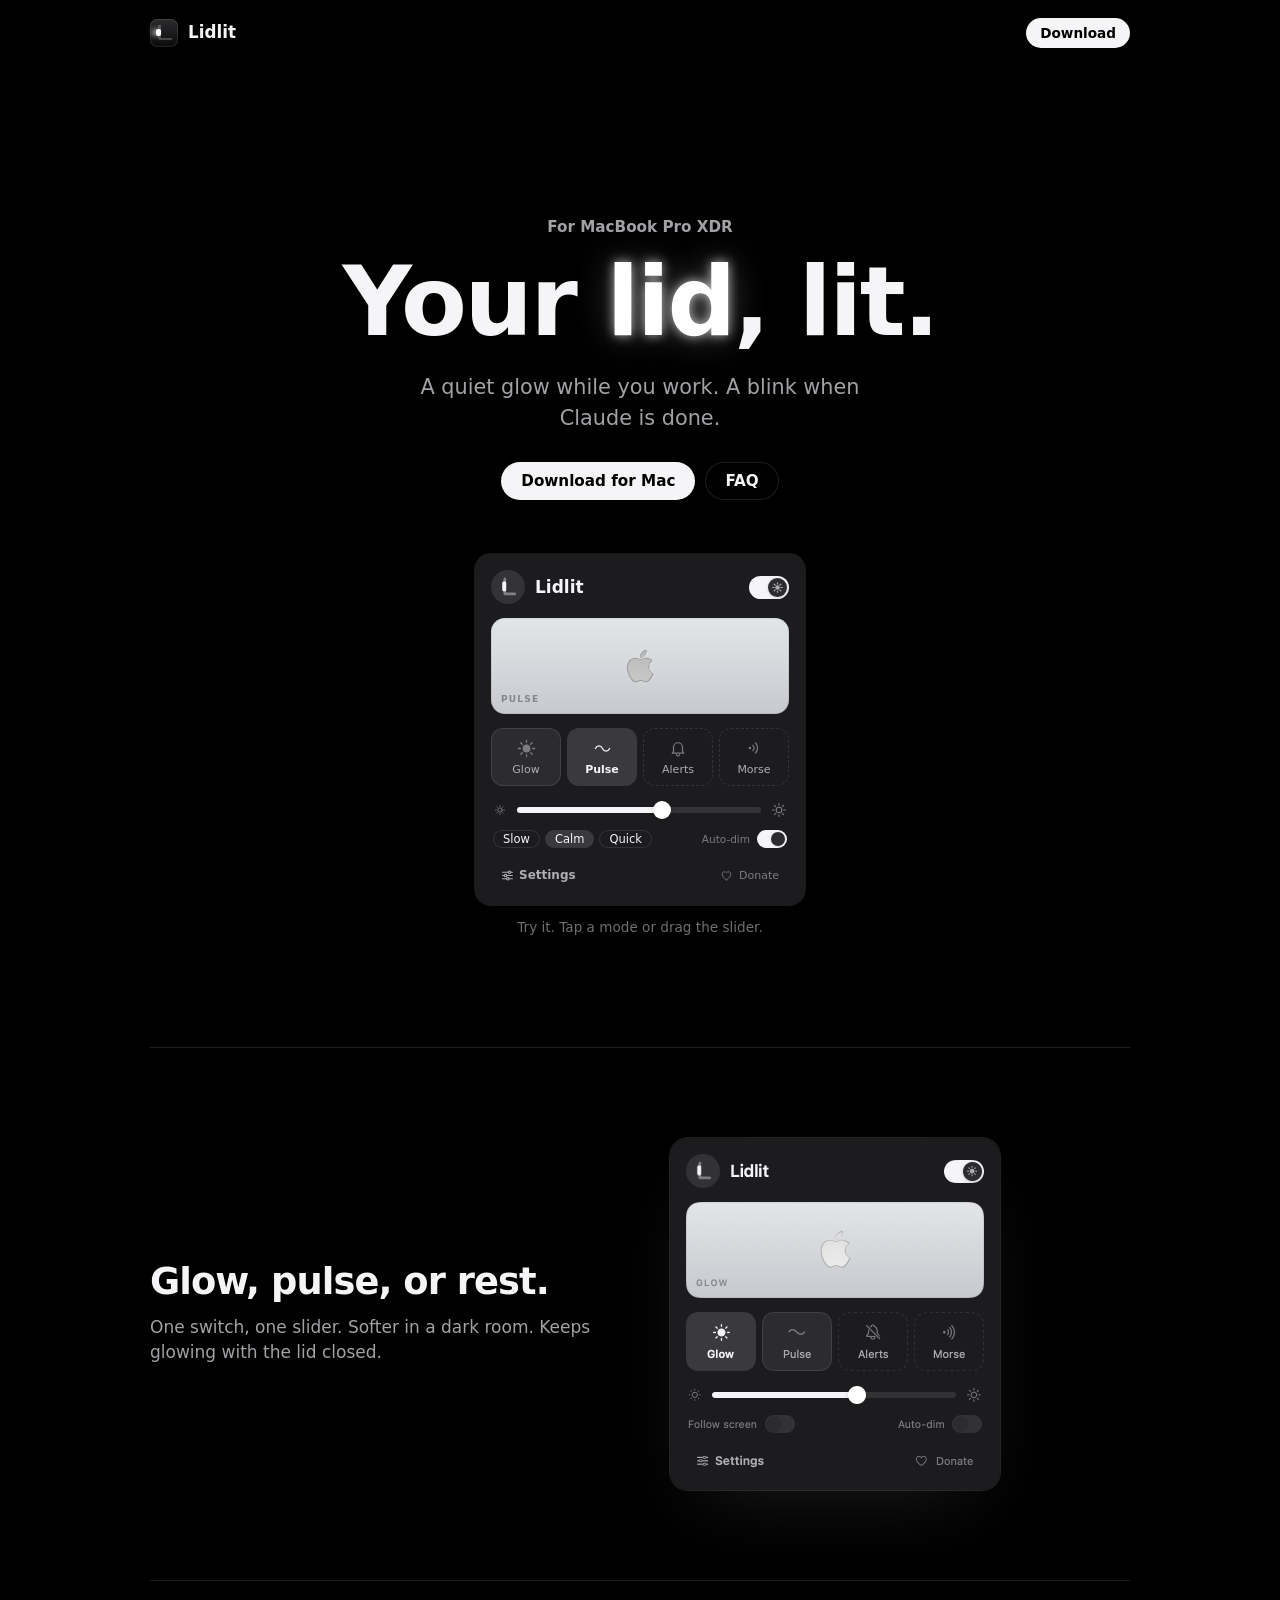
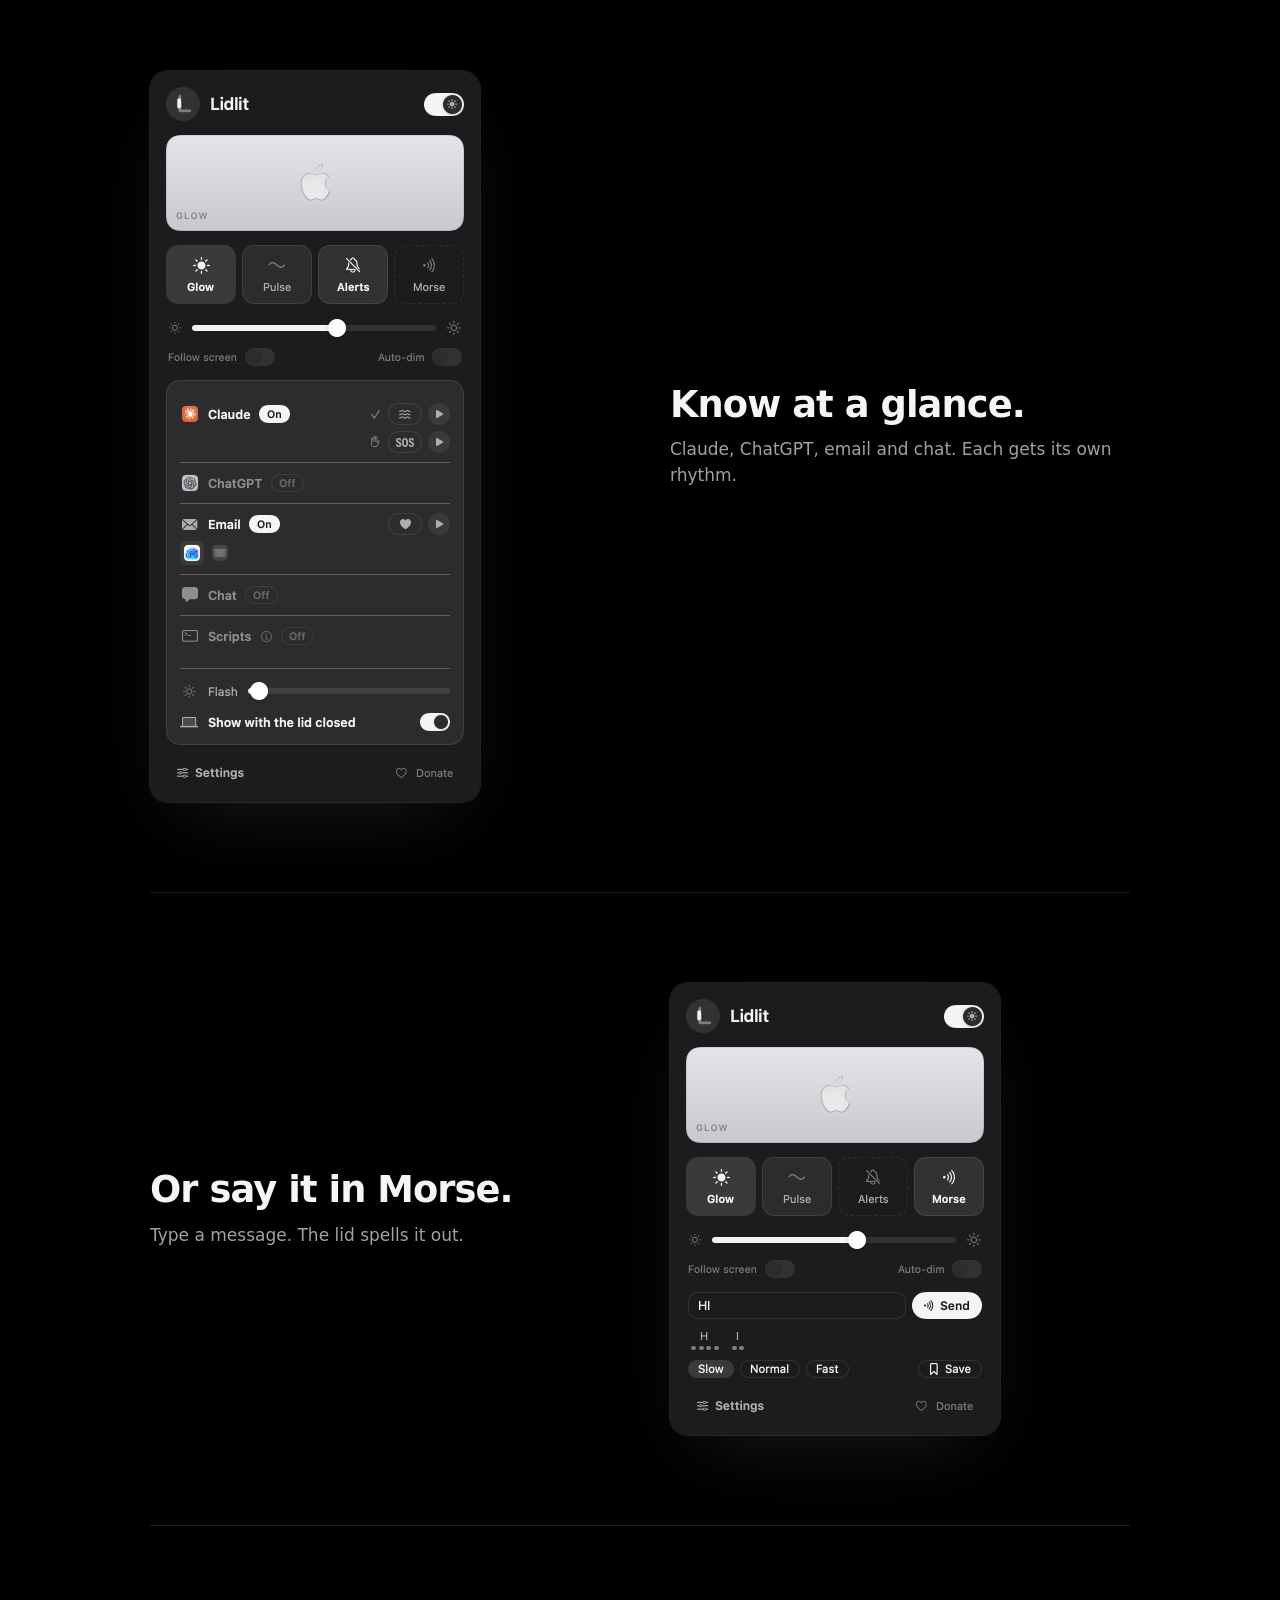
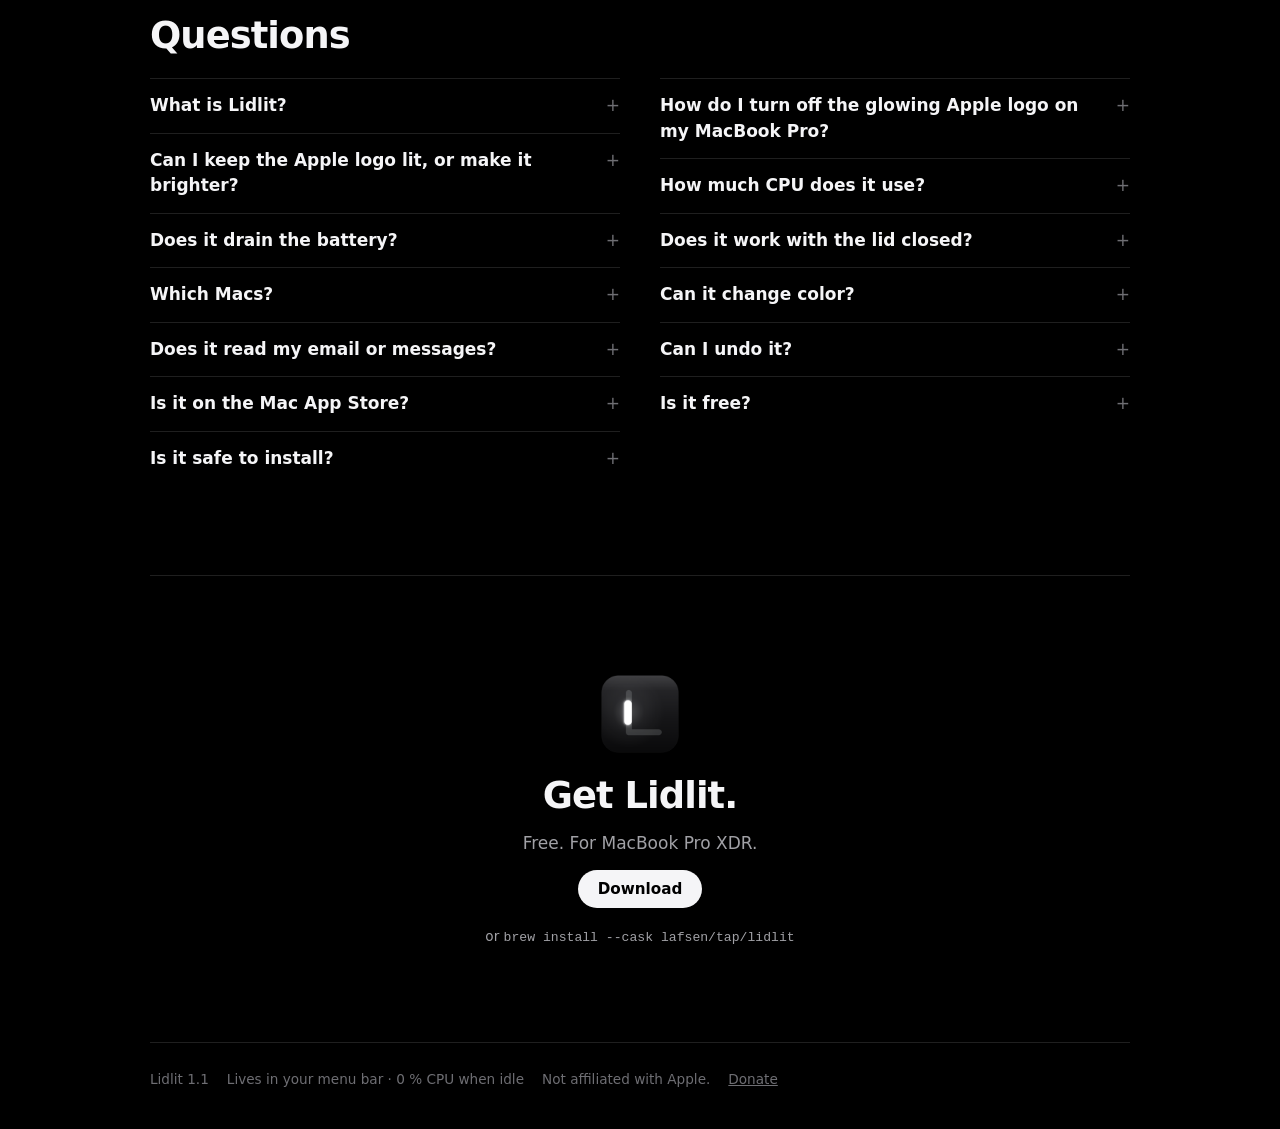
<file: index.html>
<!doctype html>
<html lang="en">
<head>
<meta charset="utf-8">
<meta name="viewport" content="width=device-width, initial-scale=1, viewport-fit=cover">
<title>Lidlit – the glowing Apple logo on your MacBook Pro lid, made useful</title>
<meta name="description" content="Lidlit is a free macOS menu bar app that controls the glowing Apple logo on your MacBook Pro lid: a steady glow, a slow pulse, or a blink when Claude, ChatGPT, email or chat needs you. Free download.">
<link rel="canonical" href="https://lidlit.app/">
<meta name="robots" content="index, follow, max-image-preview:large">
<meta name="theme-color" content="#000000">
<meta name="application-name" content="Lidlit">
<meta property="og:type" content="website">
<meta property="og:site_name" content="Lidlit">
<meta property="og:url" content="https://lidlit.app/">
<meta property="og:title" content="Lidlit – Your lid, lit.">
<meta property="og:description" content="The glowing logo on your MacBook Pro lid, made useful. A quiet glow while you work, a blink when Claude is done. Free for macOS.">
<meta property="og:image" content="https://lidlit.app/img/og.png">
<meta property="og:image:width" content="1200">
<meta property="og:image:height" content="630">
<meta property="og:image:alt" content="Lidlit: Your lid, lit. The Lidlit menu bar panel with a lit logo preview.">
<meta property="og:locale" content="en_US">
<meta name="twitter:card" content="summary_large_image">
<meta name="twitter:title" content="Lidlit – Your lid, lit.">
<meta name="twitter:description" content="The glowing logo on your MacBook Pro lid, made useful. Free for macOS.">
<meta name="twitter:image" content="https://lidlit.app/img/og.png">
<meta name="twitter:image:alt" content="Lidlit: Your lid, lit.">
<link rel="icon" type="image/png" sizes="48x48" href="/img/favicon-48.png">
<link rel="icon" type="image/png" sizes="96x96" href="/img/favicon-96.png">
<link rel="apple-touch-icon" href="/apple-touch-icon.png">
<link rel="manifest" href="/site.webmanifest">
<link rel="alternate" type="text/markdown" href="/llms.txt" title="Lidlit for AI assistants">
<script type="application/ld+json">
[
 {
  "@context": "https://schema.org",
  "@type": "SoftwareApplication",
  "name": "Lidlit",
  "alternateName": "Lidlight",
  "description": "Lidlit is a free macOS menu bar app that controls the glowing Apple logo on your MacBook Pro lid: a steady glow, a slow pulse, or a blink when Claude, ChatGPT, email or chat needs you.",
  "url": "https://lidlit.app/",
  "applicationCategory": "UtilitiesApplication",
  "operatingSystem": "macOS 14 or later (MacBook Pro XDR with a lit logo, Apple silicon)",
  "softwareVersion": "1.1",
  "downloadUrl": "https://github.com/Lafsen/lidlit-site/releases/latest/download/Lidlit.dmg",
  "fileSize": "1.6MB",
  "image": "https://lidlit.app/img/icon-512.png",
  "screenshot": [
   "https://lidlit.app/img/app-main.png",
   "https://lidlit.app/img/app-notifications.png",
   "https://lidlit.app/img/app-morse-menu.png"
  ],
  "offers": {
   "@type": "Offer",
   "price": "0",
   "priceCurrency": "USD"
  },
  "featureList": [
   "Glow at a fixed brightness or follow the screen; pulse slowly",
   "Auto-dim to room light",
   "Blink when Claude Code or Codex finishes or needs you",
   "Blink for new email and chat messages",
   "Morse code messages",
   "Schedule",
   "Keeps glowing with the lid closed, still adjustable",
   "Command-line tool and URL scheme for scripts, Shortcuts and AI agents"
  ]
 },
 {
  "@context": "https://schema.org",
  "@type": "WebSite",
  "name": "Lidlit",
  "alternateName": [
   "Lidlight",
   "lidlit.app"
  ],
  "url": "https://lidlit.app/"
 },
 {
  "@context": "https://schema.org",
  "@type": "FAQPage",
  "mainEntity": [
   {
    "@type": "Question",
    "name": "What is Lidlit?",
    "acceptedAnswer": {
     "@type": "Answer",
     "text": "A free menu bar app for macOS that controls the glowing Apple logo on the lid of a MacBook Pro XDR. It can glow steadily, pulse, follow your screen, blink when Claude, ChatGPT, email or chat needs you, and spell messages in Morse code."
    }
   },
   {
    "@type": "Question",
    "name": "How do I turn off the glowing Apple logo on my MacBook Pro?",
    "acceptedAnswer": {
     "@type": "Answer",
     "text": "Install Lidlit and flip the switch at the top of its menu. The logo stays dark, with the lid open or closed. Reset hands the light back to macOS, which ties it to the screen brightness."
    }
   },
   {
    "@type": "Question",
    "name": "Can I keep the Apple logo lit, or make it brighter?",
    "acceptedAnswer": {
     "@type": "Answer",
     "text": "Yes. Glow keeps it lit at the brightness you pick, independent of the screen, up to full brightness. It can keep glowing with the lid closed, and you can still adjust it there."
    }
   },
   {
    "@type": "Question",
    "name": "How much CPU does it use?",
    "acceptedAnswer": {
     "@type": "Answer",
     "text": "None you can measure: 0.0 % at rest. While pulsing, macOS does the fading itself (about 2 % in its own brightness service)."
    }
   },
   {
    "@type": "Question",
    "name": "Does it drain the battery?",
    "acceptedAnswer": {
     "@type": "Answer",
     "text": "Lidlit itself barely does anything. The light uses a little power, like any LED, and less at lower brightness. Turn it off any time."
    }
   },
   {
    "@type": "Question",
    "name": "Does it work with the lid closed?",
    "acceptedAnswer": {
     "@type": "Answer",
     "text": "Yes. With the lid closed, the laptop button on the lid preview keeps it glowing, and the slider, Pulse and alerts all still work there. Alerts can also flash on their own while the rest stays dark."
    }
   },
   {
    "@type": "Question",
    "name": "Which Macs?",
    "acceptedAnswer": {
     "@type": "Answer",
     "text": "MacBook Pro XDR with a lit logo, macOS 14 or later."
    }
   },
   {
    "@type": "Question",
    "name": "Can it change color?",
    "acceptedAnswer": {
     "@type": "Answer",
     "text": "No. The logo has a single white light, so signals use rhythm instead."
    }
   },
   {
    "@type": "Question",
    "name": "Does it read my email or messages?",
    "acceptedAnswer": {
     "@type": "Answer",
     "text": "No. It only sees the unread count on an app's Dock icon, and only for apps you turn on. None of it leaves your Mac."
    }
   },
   {
    "@type": "Question",
    "name": "Can I undo it?",
    "acceptedAnswer": {
     "@type": "Answer",
     "text": "Yes. Reset hands the light back to macOS, and quitting leaves it as it is."
    }
   },
   {
    "@type": "Question",
    "name": "Is it on the Mac App Store?",
    "acceptedAnswer": {
     "@type": "Answer",
     "text": "No. The App Store doesn't allow apps that drive the logo light, so Lidlit is a direct download from this site, or with Homebrew: brew install --cask lafsen/tap/lidlit."
    }
   },
   {
    "@type": "Question",
    "name": "Is it free?",
    "acceptedAnswer": {
     "@type": "Answer",
     "text": "Yes, and it stays free. If you'd like to chip in anyway, you can donate at lidlit.app/support."
    }
   },
   {
    "@type": "Question",
    "name": "Is it safe to install?",
    "acceptedAnswer": {
     "@type": "Answer",
     "text": "Yes. Lidlit is signed with an Apple Developer ID and notarized by Apple, so it opens like any other Mac app. The only thing it ever contacts is lidlit.app, about once a day, to see if there is a new version (sending only its version number). You can switch that off in Settings."
    }
   }
  ]
 }
]
</script>
<style>
/* Night page: black and white only. The word "lid" is the light — every demo drives it. */
:root {
  --bg: #000; --surface: #0f0f10; --plate: #0a0a0b; --ink: #f5f5f7; --ink-2: #a1a1a6; --ink-3: #6e6e73;
  --hair: rgba(255,255,255,.12); --btn: #f5f5f7; --btn-ink: #000;
  --font: -apple-system, BlinkMacSystemFont, "SF Pro Display", "SF Pro Text", "Helvetica Neue", system-ui, sans-serif;
  --mono: ui-monospace, "SF Mono", Menlo, monospace;
  color-scheme: dark;
}
* { box-sizing: border-box; }
html { -webkit-text-size-adjust: 100%; }
body { margin: 0; background: var(--bg); color: var(--ink); font: 400 17px/1.5 var(--font);
  padding-left: max(20px, env(safe-area-inset-left)); padding-right: max(20px, env(safe-area-inset-right)); }
.wrap { max-width: 980px; margin: 0 auto; }
a { color: inherit; }
h1, h2 { margin: 0; letter-spacing: -.025em; text-wrap: balance; }
h1 { font-size: clamp(3.2rem, 9vw, 6rem); line-height: 1.03; font-weight: 700; }
h2 { font-size: clamp(1.6rem, 3.4vw, 2.3rem); line-height: 1.1; font-weight: 650; }
p { margin: 0; }
.muted { color: var(--ink-2); }
:focus-visible { outline: 2px solid var(--ink); outline-offset: 3px; border-radius: 8px; }

/* The light: a word that goes from unlit grey to glowing white. */
.glow { --e: 58; --g: 0; color: rgb(var(--e), var(--e), var(--e));
  text-shadow: 0 0 calc(var(--g) * 14px) rgba(255,255,255, calc(var(--g) * .85)),
               0 0 calc(var(--g) * 42px) rgba(255,255,255, calc(var(--g) * .35));
  transition-property: color, text-shadow; transition-timing-function: ease-in-out; transition-duration: .5s; }

/* Nav */
nav { display: flex; align-items: center; gap: 10px; padding-block: 18px; }
.mark { width: 28px; height: 28px; border-radius: 7px; position: relative; background: linear-gradient(#2c2c2f, #0b0b0c);
  box-shadow: inset 0 0 0 1px rgba(255,255,255,.1); }
.mark::before { content: ""; position: absolute; left: 8px; top: 6px; right: 6px; bottom: 7px;
  border-left: 3px solid rgba(255,255,255,.22); border-bottom: 2.5px solid rgba(255,255,255,.22); border-bottom-left-radius: 2px; }
.mark::after { content: ""; position: absolute; left: 6px; top: 10px; height: 7px; width: 5px; border-radius: 2px; background: #fff; box-shadow: -3px 0 5px rgba(255,255,255,.75); }
nav .name { font-weight: 600; font-size: 1.05rem; }
nav .spacer { flex: 1; }
.btn { display: inline-flex; align-items: center; gap: 8px; border: 0; border-radius: 999px; cursor: pointer;
  background: var(--btn); color: var(--btn-ink); font: 600 .95rem var(--font); padding: 10px 20px; text-decoration: none; }
.btn.small { padding: 7px 14px; font-size: .85rem; }
.btn.ghost { background: transparent; color: var(--ink); box-shadow: inset 0 0 0 1px var(--hair); }
.btn:hover { opacity: .85; }

/* Hero */
.hero { display: grid; justify-items: center; text-align: center; gap: 20px; padding-block: clamp(70px, 12vw, 150px) clamp(60px, 9vw, 110px); }
.hero .for { font-size: .95rem; font-weight: 600; color: var(--ink-2); margin-bottom: -6px; }
.hero .sub { font-size: clamp(1.05rem, 2.2vw, 1.3rem); color: var(--ink-2); max-width: 34ch; }
.hero .cta { display: flex; gap: 10px; flex-wrap: wrap; justify-content: center; margin-top: 8px; }

.shot { width: min(330px, 100%); height: auto; display: block; justify-self: center; border-radius: 18px;
  box-shadow: 0 0 0 1px var(--hair), 0 30px 80px -30px rgba(255,255,255,.12); }
.hero-shot { margin-top: 34px; }
.faq { display: grid; grid-template-columns: 1fr 1fr; gap: 0 40px; align-items: start; }
.faq .col { display: flex; flex-direction: column; }
.faq details { border-top: 1px solid var(--hair); padding-block: 14px; }
.faq summary { cursor: pointer; font-weight: 600; list-style: none; display: flex; justify-content: space-between; gap: 12px; }
.faq summary::-webkit-details-marker { display: none; }
.faq summary::after { content: "+"; color: var(--ink-3); font-weight: 400; }
.faq details[open] summary::after { content: "–"; }
.faq details p { color: var(--ink-2); margin-top: 8px; font-size: .95rem; }

/* Demos */
section { padding-block: clamp(50px, 8vw, 90px); border-top: 1px solid var(--hair); }
.demo { display: grid; grid-template-columns: 1fr 1fr; gap: clamp(24px, 5vw, 60px); align-items: center; }
.demo > * { min-width: 0; }
.demo .text { display: grid; gap: 12px; }
.plate { aspect-ratio: 16 / 10; border-radius: 20px; background: radial-gradient(120% 90% at 50% 40%, #141416, var(--plate));
  box-shadow: inset 0 0 0 1px var(--hair); display: grid; place-items: center; }
.plate .glow { font-size: clamp(3.4rem, 9vw, 5.6rem); font-weight: 700; letter-spacing: -.03em; }
.controls { display: flex; flex-wrap: wrap; gap: 8px; margin-top: 8px; }
.chip { border: 0; cursor: pointer; border-radius: 999px; padding: 6px 14px; font: 500 .88rem var(--font);
  background: transparent; color: var(--ink-2); box-shadow: inset 0 0 0 1px var(--hair); }
.chip[aria-pressed="true"] { background: var(--btn); color: var(--btn-ink); box-shadow: none; }
.signal-list { display: grid; gap: 8px; }
.signal { display: flex; align-items: center; justify-content: space-between; gap: 12px; padding: 12px 14px;
  border-radius: 14px; background: var(--surface); box-shadow: inset 0 0 0 1px var(--hair); cursor: pointer; border: 0;
  font: 500 .98rem var(--font); color: var(--ink); text-align: left; }
.signal .k { color: var(--ink-3); font-size: .85rem; font-weight: 400; }
.signal[aria-pressed="true"] { box-shadow: inset 0 0 0 1.5px var(--ink); }
.morse-row { display: flex; gap: 8px; margin-top: 8px; }
.morse-row input { flex: 1; min-width: 0; border: 0; border-radius: 12px; padding: 10px 12px; font: 600 1rem var(--mono);
  text-transform: uppercase; letter-spacing: .08em; background: var(--surface); color: var(--ink); box-shadow: inset 0 0 0 1px var(--hair); }
.track { display: flex; flex-wrap: wrap; gap: 10px; margin-top: 12px; min-height: 40px; }
.letter { display: grid; justify-items: center; gap: 4px; color: var(--ink-3); font: 600 .85rem var(--font); transition: color .15s; }
.letter.cur { color: var(--ink); }
.letter .syms { display: flex; gap: 3px; }
.sym { height: 4px; border-radius: 2px; background: var(--ink-3); opacity: .5; transition: background .1s, opacity .1s, height .1s; }
.sym.dot { width: 5px; } .sym.dash { width: 13px; }
.sym.sent { opacity: 1; background: var(--ink-2); }
.sym.lit { opacity: 1; background: var(--ink); height: 6px; box-shadow: 0 0 6px rgba(255,255,255,.7); }


/* Try-it panel: a working copy of the menu-bar panel (MenuView.swift), with Theme.swift's dark tokens. */
.try { display: grid; justify-items: center; gap: 12px; margin-top: 34px; }
.try .hint { color: var(--ink-3); font-size: .85rem; }
.panel { --c-canvas: #1c1c1e; --c-card: #2c2c2e; --c-ink: #f5f5f7; --c-ink2: #aeaeb2; --c-ink3: #7c7c80;
  --c-hair: rgba(255,255,255,.10); --c-div: rgba(255,255,255,.15); --c-strong: #f5f5f7; --c-on-strong: #1d1d1f;
  --c-soft: #3a3a3c; --c-accent-line: #d1d1d6;
  width: 330px; flex: none; text-align: left; background: var(--c-canvas); color: var(--c-ink);
  border-radius: 16px; padding: 16px; display: flex; flex-direction: column; gap: 14px;
  box-shadow: 0 0 0 1px rgba(255,255,255,.1), 0 24px 60px -24px rgba(0,0,0,.9);
  font: 400 13px/1.2 var(--font); -webkit-user-select: none; user-select: none; -webkit-tap-highlight-color: transparent; }
@media (max-width: 369px) { .panel { zoom: .88; } }
:where(.panel) button { font: inherit; color: inherit; background: none; border: 0; padding: 0; margin: 0; cursor: pointer; text-align: inherit; }
.panel [hidden] { display: none !important; }
/* Instant tooltips for icon-only controls. */
.panel [data-tip] { position: relative; }
@media (hover: hover) { .panel [data-tip]:hover::after, .panel [data-tip]:focus-visible::after { content: attr(data-tip); position: absolute; left: 50%; bottom: calc(100% + 6px); transform: translateX(-50%);
  white-space: nowrap; padding: 4px 8px; border-radius: 6px; background: #3a3a3c; color: #f5f5f7; font-size: 11px; font-weight: 400; line-height: 1.2;
  box-shadow: 0 2px 8px rgba(0,0,0,.4); pointer-events: none; z-index: 5; } }
.panel .lp-row6 > [data-tip]:last-child:hover::after, .panel [data-tip].tip-r:hover::after, .panel [data-tip].tip-r:focus-visible::after { left: auto; right: 0; transform: none; }
@media (hover: hover) { .panel [data-tip].tip-w:hover::after, .panel [data-tip].tip-w:focus-visible::after { white-space: normal; width: max-content; max-width: 200px; text-align: left; } }
.lp-i { display: block; flex: none; fill: none; stroke: currentColor; stroke-width: var(--sw, 1.6); stroke-linecap: round; stroke-linejoin: round; overflow: visible; }
.lp-i .f { fill: currentColor; stroke: none; }
.lp-i text { fill: currentColor; stroke: none; font: 800 9.5px var(--font); letter-spacing: -.2px; }
.lp-sp { flex: 1; min-width: 0; }

/* Header */
.lp-head { display: flex; align-items: center; gap: 10px; }
.lp-glyph { width: 34px; height: 34px; border-radius: 50%; background: var(--c-hair); display: grid; place-items: center; flex: none; color: var(--c-ink); }
.lp-t { flex: 1; min-width: 0; display: flex; align-items: center; }
.lp-title { font-size: 17px; font-weight: 600; }

/* Switches (GlowSwitch 40×23 with a symbol in the knob, MiniSwitch 30×18) */
.lp-switch { position: relative; width: 40px; height: 23px; border-radius: 999px; background: var(--c-hair); flex: none; transition: background .2s; }
.lp-switch[aria-checked="true"] { background: var(--c-strong); }
.lp-switch .k { position: absolute; top: 2px; left: 2px; width: 19px; height: 19px; border-radius: 50%; background: var(--c-card);
  box-shadow: 0 1px 3px rgba(0,0,0,.18); display: grid; place-items: center; color: var(--c-ink3); transition: transform .28s cubic-bezier(.34,1.4,.5,1); }
.lp-switch[aria-checked="true"] .k { transform: translateX(17px); color: var(--c-ink2); }
.lp-switch .k > * { grid-area: 1 / 1; }
.lp-switch[aria-checked="true"] .moon, .lp-switch[aria-checked="false"] .sun { visibility: hidden; }
.lp-mini { position: relative; display: block; width: 30px; height: 18px; border-radius: 999px; background: var(--c-hair); flex: none; transition: background .2s; }
.lp-mini::after { content: ""; position: absolute; top: 2px; left: 2px; width: 14px; height: 14px; border-radius: 50%; background: var(--c-card);
  box-shadow: 0 .5px 2px rgba(0,0,0,.15); transition: transform .25s cubic-bezier(.34,1.3,.5,1); }
.lp-mini.on { background: var(--c-strong); }
.lp-mini.on::after { transform: translateX(12px); }

/* Lid preview */
.lp-lid { position: relative; height: 96px; flex: none; border-radius: 14px; background: linear-gradient(rgb(227,230,232), rgb(199,201,207));
  box-shadow: inset 0 0 0 1px rgba(0,0,0,.08); display: grid; place-items: center; overflow: hidden; }
.lp-lbl { position: absolute; left: 10px; bottom: 10px; font-size: 9px; line-height: 1; font-weight: 600; letter-spacing: 1.2px; color: rgba(0,0,0,.35); }

/* Mode tiles (Glow, Pulse) and panel tiles (Alerts, Morse) */
.lp-modes { display: grid; grid-template-columns: repeat(4, 1fr); gap: 6px; }
/* A quiet invitation: a soft ring pulses around one tile a few times, until the first touch. */
.lp-mode.invite, .lp-ptile.invite { animation: lp-invite 2.2s ease-out 2; }
@keyframes lp-invite { 0% { box-shadow: 0 0 0 0 rgba(255,255,255,.28); } 70%, 100% { box-shadow: 0 0 0 9px rgba(255,255,255,0); } }
@media (prefers-reduced-motion: reduce) { .lp-mode.invite, .lp-ptile.invite { animation: none; } }
.lp-mode { display: flex; flex-direction: column; align-items: center; gap: 5px; padding: 10px 0; border-radius: 12px;
  background: var(--c-card); box-shadow: inset 0 0 0 1px var(--c-hair); color: var(--c-ink2); font-size: 11px; transition: background .12s; }
.lp-mode .ic { height: 20px; display: grid; place-items: center; color: var(--c-ink3); }
.lp-mode:hover { background: var(--c-hair); }
.lp-mode[aria-pressed="true"] { background: var(--c-soft); box-shadow: none; color: var(--c-ink); font-weight: 600; }
.lp-mode[aria-pressed="true"] .ic { color: var(--c-ink); }
/* PanelTile: outlined (dashed) when closed, so it reads differently from the modes; opens settings below without changing the light. */
.lp-ptile { display: flex; flex-direction: column; align-items: center; gap: 5px; padding: 9px 0; border-radius: 12px; border: 1px dashed var(--c-hair);
  color: var(--c-ink2); font-size: 11px; transition: background .12s; }
.lp-ptile .ic { height: 20px; display: grid; place-items: center; color: var(--c-ink3); }
.lp-ptile:hover { background: rgba(255,255,255,.04); }
.lp-ptile[aria-expanded="true"] { background: var(--c-hair); border-style: solid; color: var(--c-ink); font-weight: 600; }
.lp-ptile[aria-expanded="true"] .ic { color: var(--c-ink); }

/* Brightness */
.lp-bright { display: flex; flex-direction: column; gap: 10px; padding: 0 2px; }
.lp-srow { display: flex; align-items: center; gap: 10px; color: var(--c-ink3); }
.lp-slider { position: relative; flex: 1; min-width: 0; height: 20px; cursor: pointer; touch-action: none; --f: .5; }
.lp-slider::before { content: ""; position: absolute; left: 0; right: 0; top: 7px; height: 6px; border-radius: 3px; background: var(--c-hair); }
.lp-slider .fill { position: absolute; left: 0; top: 7px; height: 6px; border-radius: 3px; background: var(--c-strong); width: max(6px, calc(100% * var(--f))); }
.lp-slider .knob { position: absolute; top: 1px; left: calc((100% - 18px) * var(--f)); width: 18px; height: 18px; border-radius: 50%; background: #fff;
  box-shadow: 0 1px 4px rgba(0,0,0,.15), inset 0 0 0 1px var(--c-hair); }
.lp-slider:focus-visible { outline: none; } .lp-slider:focus-visible .knob { outline: 2px solid var(--c-ink); outline-offset: 2px; }
.lp-arow { display: flex; align-items: center; gap: 8px; }
.lp-speed { display: flex; flex-direction: column; gap: 6px; }
.lp-speed > div { display: flex; gap: 5px; }
.lp-auto { display: flex; align-items: center; gap: 7px; font-size: 10.5px; color: var(--c-ink3); }

/* Pills */
.lp-pill { display: inline-flex; align-items: center; gap: 5px; padding: 6px 11px; border-radius: 999px; font-size: 12px; font-weight: 600;
  color: var(--c-ink); box-shadow: inset 0 0 0 1px var(--c-hair); white-space: nowrap; flex: none; transition: background .12s; }
.lp-pill:hover { background: var(--c-hair); }
.lp-pill.on { background: var(--c-soft); box-shadow: none; }
.lp-pill.pro { background: var(--c-strong); color: var(--c-on-strong); box-shadow: none; }
.lp-pill.pro:hover { background: var(--c-accent-line); }
.lp-pill.light { padding: 2px 10px; font-size: 11.5px; line-height: 14px; font-weight: 400; }

/* Menu bar: Settings · Donate */
.lp-bar { display: flex; align-items: center; gap: 4px; }
.lp-tab { display: inline-flex; align-items: center; gap: 5px; padding: 6px 10px; border-radius: 999px; font-size: 12px; font-weight: 600;
  color: var(--c-ink2); white-space: nowrap; flex: none; }
.lp-tab[aria-expanded="true"] { color: var(--c-ink); background: var(--c-hair); }
.lp-donate { display: inline-flex; align-items: center; gap: 6px; padding: 6px 10px; font-size: 11px; color: var(--c-ink3); text-decoration: none; white-space: nowrap; flex: none; }
.lp-donate:hover { color: var(--c-ink2); }

/* Menus */
.lp-card { display: flex; flex-direction: column; gap: 14px; padding: 14px; border-radius: 14px; background: var(--c-card); box-shadow: inset 0 0 0 1px var(--c-hair);
  animation: lp-in .22s ease-out; }
@keyframes lp-in { from { opacity: 0; transform: translateY(-6px); } }
@media (prefers-reduced-motion: reduce) { .lp-card { animation: none; } }
.lp-notifs { gap: 12px; }
.lp-label { font-size: 10px; font-weight: 600; letter-spacing: 1.1px; text-transform: uppercase; color: var(--c-ink3); }
.lp-div { height: 1px; flex: none; background: var(--c-div); }
.lp-settings { display: flex; flex-direction: column; gap: 12px; }
.lp-col { display: flex; flex-direction: column; gap: 10px; }
.lp-col8 { display: flex; flex-direction: column; gap: 8px; }
.lp-row { display: flex; align-items: center; gap: 10px; }
.lp-row6 { display: flex; align-items: center; gap: 6px; }
.lp-b { font-size: 12.5px; font-weight: 600; white-space: nowrap; }
.lp-ic18 { width: 18px; display: grid; place-items: center; color: var(--c-ink2); flex: none; }
.lp-onoff { font-size: 10.5px; font-weight: 600; padding: 2.5px 8px; border-radius: 999px; color: var(--c-ink3);
  box-shadow: inset 0 0 0 1px var(--c-hair); flex: none; }
.lp-onoff.on { background: var(--c-strong); color: var(--c-on-strong); box-shadow: none; }

/* Schedule windows */
.lp-rule { display: flex; flex-direction: column; gap: 8px; padding: 10px; border-radius: 12px; background: var(--c-canvas); box-shadow: inset 0 0 0 1px var(--c-hair); }
.lp-rule.off { opacity: .6; }
.lp-time { font: 400 12px var(--font); color: var(--c-ink); background: rgba(255,255,255,.06); border: 0; border-radius: 5px; padding: 2px 4px; color-scheme: dark; width: 54px; }
.lp-time::-webkit-calendar-picker-indicator { display: none; }
.lp-dash { color: var(--c-ink3); }
.lp-trash { color: var(--c-ink3); }
.lp-ichip { width: 26px; height: 24px; border-radius: 7px; display: grid; place-items: center; color: var(--c-ink3); box-shadow: inset 0 0 0 1px var(--c-hair); flex: none; }
.lp-ichip.on { background: var(--c-soft); color: var(--c-ink); box-shadow: none; }

/* Notifications */
.lp-srcs { position: relative; display: flex; flex-direction: column; }
.lp-src { position: relative; display: flex; flex-direction: column; gap: 6px; padding: 9px 0; }
.lp-src + .lp-src { border-top: 1px solid var(--c-div); }
.lp-src.dim { opacity: .75; }
.lp-src .top { display: flex; align-items: flex-start; gap: 8px; }
.lp-src .name { display: flex; align-items: center; gap: 8px; height: 22px; }
.lp-src .t { font-size: 12.5px; font-weight: 600; color: var(--c-ink2); white-space: nowrap; }
.lp-src.live .t { color: var(--c-ink); }
.lp-srcicon { width: 20px; height: 20px; display: grid; place-items: center; color: var(--c-ink2); flex: none; }
.lp-info { color: var(--c-ink3); }
.lp-cues { display: flex; flex-direction: column; align-items: flex-end; gap: 6px; margin-left: auto; }
.lp-cue { display: flex; align-items: center; gap: 6px; height: 22px; }
.lp-cue .kind { width: 14px; display: grid; place-items: center; color: var(--c-ink3); }
.lp-sig { width: 34px; height: 22px; border-radius: 999px; display: grid; place-items: center; color: var(--c-ink2); box-shadow: inset 0 0 0 1px var(--c-hair); }
.lp-sig.open { background: var(--c-soft); box-shadow: none; }
.lp-play { width: 22px; height: 22px; border-radius: 50%; display: grid; place-items: center; background: var(--c-soft); color: var(--c-ink2); }
.lp-pats { display: grid; grid-template-columns: repeat(3, 1fr); gap: 6px; padding-top: 2px; }
.lp-pat { display: flex; align-items: center; justify-content: center; gap: 5px; padding: 6px 2px; border-radius: 8px; background: var(--c-canvas);
  color: var(--c-ink2); font-size: 10.5px; white-space: nowrap; overflow: hidden; }
.lp-pat.on { background: var(--c-soft); color: var(--c-ink); }
.lp-flow { display: flex; flex-wrap: wrap; gap: 6px; }
.lp-mchip { display: inline-flex; align-items: center; gap: 5px; padding: 4px 8px; border-radius: 999px; background: var(--c-canvas);
  color: var(--c-ink2); font-size: 10.5px; }
.lp-mchip.on { background: var(--c-soft); color: var(--c-ink); }
.lp-flash { display: flex; align-items: center; gap: 10px; }
.lp-flash > span { font-size: 12px; color: var(--c-ink2); }
.lp-flash .lp-ic18 { color: var(--c-ink3); }
.lp-pop { position: absolute; z-index: 5; top: calc(100% - 6px); left: 0; width: 250px; padding: 12px; border-radius: 10px; background: #323234;
  box-shadow: 0 0 0 1px rgba(255,255,255,.1), 0 10px 30px rgba(0,0,0,.5); display: flex; flex-direction: column; gap: 8px; -webkit-user-select: text; user-select: text; }
.lp-pop p { font-size: 12px; line-height: 1.3; color: var(--c-ink); }
.lp-pop code { font: 11.5px var(--mono); color: var(--c-ink); background: var(--c-canvas); padding: 4px 8px; border-radius: 6px; }
.lp-pop .copy { font-size: 11px; font-weight: 600; color: var(--c-ink2); }
.lp-pop small { font-size: 11px; color: var(--c-ink3); }

/* Morse (under the brightness row while the Morse panel is open) */
.lp-morse { display: flex; flex-direction: column; gap: 12px; padding: 0 2px; animation: lp-in .22s ease-out; }
@media (prefers-reduced-motion: reduce) { .lp-morse { animation: none; } }
.lp-minput { flex: 1; min-width: 0; font: 400 12.5px var(--font); color: var(--c-ink); background: var(--c-canvas); border: 0; border-radius: 10px;
  padding: 6px 10px; box-shadow: inset 0 0 0 1px var(--c-hair); outline: none; text-transform: uppercase; -webkit-user-select: text; user-select: text; }
.lp-minput::placeholder { color: var(--c-ink3); }
.lp-minput:focus-visible { box-shadow: inset 0 0 0 1px var(--c-ink3); }
.lp-mtrack { display: flex; flex-wrap: wrap; gap: 7px; }
.lp-letter { display: flex; flex-direction: column; align-items: center; gap: 3px; padding: 2px 3px; border-radius: 6px; font-size: 11px; color: var(--c-ink2); }
.lp-letter.cur { background: var(--c-soft); color: var(--c-ink); font-size: 11.5px; font-weight: 600; }
.lp-letter.up { color: var(--c-ink3); }
.lp-syms { display: flex; align-items: center; gap: 2.5px; height: 6px; }
.lp-sym { width: 5px; height: 4px; border-radius: 2px; background: var(--c-ink3); }
.lp-sym.dash { width: 12px; }
.lp-letter.up .lp-sym { opacity: .5; }
.lp-sym.sent { background: var(--c-ink2); }
.lp-sym.lit { background: var(--c-ink); height: 6px; box-shadow: 0 0 3px var(--c-accent-line); }
.lp-mspace { width: 6px; }
.lp-schip { display: inline-flex; align-items: center; gap: 6px; padding: 5px 10px; border-radius: 999px; box-shadow: inset 0 0 0 1px var(--c-hair); font-size: 11.5px; font-weight: 600; }
.lp-schip.on { background: var(--c-soft); box-shadow: none; }
.lp-schip button { display: inline-flex; align-items: center; gap: 5px; }
.lp-schip .x { color: var(--c-ink3); }

/* Lid logo: drawn only by renderLogo() (script below). */
/* Like the real lid: a polished mirror insert with a thin chamfer; light fills it from behind. */
.lp-logo { position: relative; width: 30px; height: 36px; }
.lp-logo i { position: absolute; inset: 0; -webkit-mask: url(img/logo-mask.png) center / contain no-repeat; mask: url(img/logo-mask.png) center / contain no-repeat; }
.lp-logo .edge { inset: -.8px; background: rgba(0,0,0,.28); filter: blur(.35px); }
.lp-logo .mirror { background: linear-gradient(#383838, #666); }
.lp-logo .light { background: #fff; opacity: 0; }

@media (pointer: coarse) {
  .panel button, .panel input, .brew { touch-action: manipulation; }
  .panel .lp-minput { font-size: 16px; }
}
/* Download */
.download { text-align: center; display: grid; justify-items: center; gap: 14px; }
.brew { background: none; border: 0; padding: 4px 8px; font: inherit; font-size: .85rem; color: var(--ink-2); cursor: pointer; border-radius: 8px; }
.brew code { font-family: ui-monospace, "SF Mono", Menlo, monospace; font-size: .82rem; }
.brew:hover { background: var(--hair); }
.brew.copied code::after { content: "  ✓ copied"; color: var(--ink-3); font-family: -apple-system, "SF Pro Text", sans-serif; }
.steps { display: flex; gap: 22px; flex-wrap: wrap; justify-content: center; color: var(--ink-2); font-size: .92rem; }
.steps b { color: var(--ink); font-weight: 600; margin-right: 4px; }
footer { border-top: 1px solid var(--hair); padding-block: 26px 40px; display: flex; gap: 18px; flex-wrap: wrap;
  color: var(--ink-3); font-size: .85rem; }

@media (max-width: 760px) { .demo { grid-template-columns: 1fr; } .demo .visual { order: -1; } .faq { grid-template-columns: 1fr; } }
@media (prefers-reduced-motion: reduce) { .glow { transition-duration: 0s !important; } }
</style>
</head>
<body>
<div class="wrap">
  <nav>
    <span class="mark" aria-hidden="true"></span>
    <span class="name">Lidlit</span>
    <span class="spacer"></span>
    <a class="btn small" href="https://github.com/Lafsen/lidlit-site/releases/latest/download/Lidlit.dmg" data-goatcounter-click="download">Download</a>
  </nav>

  <div class="hero">
    <p class="for">For MacBook Pro XDR</p>
    <h1>Your <span class="glow">lid</span>, lit.</h1>
    <p class="sub">A quiet glow while you work. A blink when Claude is done.</p>
    <div class="cta">
      <a class="btn" href="https://github.com/Lafsen/lidlit-site/releases/latest/download/Lidlit.dmg" data-goatcounter-click="download">Download for Mac</a>
      <a class="btn ghost" href="#faq">FAQ</a>
    </div>
    <div class="try">
      <div class="panel" id="panel" aria-label="Try Lidlit">
        <div class="lp-head">
          <span class="lp-glyph" aria-hidden="true"><svg width="22" height="22" viewBox="0 0 18 18" fill="none" stroke="currentColor" stroke-linecap="round" stroke-linejoin="round"><path d="M6.4 2.4V14.6H14.6" stroke-width="2.2" opacity=".4"/><path d="M5.9 5.9V11.1" stroke-width="3.2"/></svg></span>
          <div class="lp-t"><div class="lp-title">Lidlit</div></div>
          <button class="lp-switch" id="power" data-act="power" role="switch" aria-checked="true" aria-label="Light"><span class="k"><i class="sun" data-i="sun.max.fill" data-s="11" data-w="bold"></i><i class="moon" data-i="moon.fill" data-s="10" data-w="bold"></i></span></button>
        </div>
        <div class="lp-lid"><div class="lp-logo-wrap" id="glowf"><div class="lp-logo" id="logo"></div></div><span class="lp-lbl" id="lbl">GLOW</span></div>
        <div class="lp-modes">
          <button class="lp-mode" data-act="mode" data-arg="steady" aria-pressed="true"><span class="ic"><i data-i="sun.max.fill" data-s="19"></i></span>Glow</button>
          <button class="lp-mode" data-act="mode" data-arg="breathe" aria-pressed="false"><span class="ic"><i data-i="alternatingcurrent" data-s="19"></i></span>Pulse</button>
          <button class="lp-ptile tip-w" data-act="tab" data-arg="notifications" aria-expanded="false" data-tip="Flash the logo when Claude, ChatGPT, mail or chat needs you"><span class="ic" id="bellic"></span>Alerts</button>
          <button class="lp-ptile tip-r tip-w" data-act="tab" data-arg="morse" aria-expanded="false" data-tip="Spell a message on the logo"><span class="ic"><i data-i="dot.radiowaves.right" data-s="18"></i></span>Morse</button>
        </div>
        <div class="lp-bright" id="bright">
          <div class="lp-srow" id="srow"><i data-i="sun.min" data-s="14"></i><div class="lp-slider" id="lvl" role="slider" tabindex="0" aria-label="Brightness"></div><i data-i="sun.max" data-s="16"></i></div>
          <div class="lp-arow">
            <div class="lp-speed" id="speed" hidden><div>
              <button class="lp-pill light" data-act="speed" data-arg="7">Slow</button><button class="lp-pill light" data-act="speed" data-arg="4.5">Calm</button><button class="lp-pill light" data-act="speed" data-arg="2.5">Quick</button>
            </div></div>
            <button class="lp-auto" id="follow" data-act="follow" role="switch" aria-checked="false" title="Brightness follows your screen, like macOS does">Follow screen <span class="lp-mini"></span></button>
            <span class="lp-sp"></span>
            <button class="lp-auto" id="auto" data-act="auto" role="switch" aria-checked="true" title="Dims the logo in a dark room">Auto-dim <span class="lp-mini on"></span></button>
          </div>
        </div>
        <div class="lp-morse" id="morse" hidden>
          <div class="lp-col8">
            <form class="lp-row6" id="mform"><input class="lp-minput" id="mtext" maxlength="24" value="HELLO" placeholder="TYPE A MESSAGE" aria-label="Message" autocomplete="off" autocapitalize="characters" spellcheck="false"><span id="msend"></span></form>
            <div class="lp-mtrack" id="mtrack"></div>
            <div class="lp-row6" id="mspeeds"></div>
          </div>
          <div class="lp-flow" id="saved" hidden title="Saved messages can also be a notification's signal"></div>
        </div>
        <div class="lp-card lp-notifs" id="d-notifications" hidden>
          <div class="lp-srcs" id="srcs"></div>
          <div class="lp-div"></div>
          <div class="lp-flash"><span class="lp-ic18"><i data-i="sun.max" data-s="14"></i></span><span>Flash</span><div class="lp-slider" id="flash" role="slider" tabindex="0" aria-label="Flash brightness"></div></div>
          <button class="lp-row" data-act="closedcues" role="switch" aria-checked="true"><span class="lp-ic18"><i data-i="laptopcomputer" data-s="17"></i></span><span class="lp-b">Show with the lid closed</span><span class="lp-sp"></span><span class="lp-mini on" id="closedcues"></span></button>
        </div>
        <div class="lp-bar">
          <button class="lp-tab" data-act="tab" data-arg="settings" aria-expanded="false"><i data-i="slider.horizontal.3" data-s="13" data-w="semibold"></i>Settings</button>
          <span class="lp-sp"></span>
          <a class="lp-donate" href="/support/" data-goatcounter-click="donate-demo" title="Lidlit is free. If you like it, you can chip in."><i data-i="heart" data-s="13"></i>Donate</a>
        </div>
        <div class="lp-settings" id="d-settings" hidden>
          <div class="lp-card">
            <div class="lp-col8">
              <div class="lp-row"><span class="lp-label">Schedule</span><span class="lp-sp"></span><button class="lp-pill" data-act="add"><i data-i="plus" data-s="13" data-w="semibold"></i>Add</button></div>
              <div class="lp-col8" id="rules" hidden></div>
            </div>
          </div>
          <div class="lp-row6" style="padding: 0 2px">
            <button class="lp-pill on" id="login" data-act="login" title="Start Lidlit when you log in"></button>
            <span class="lp-sp"></span>
            <button class="lp-pill on" id="autoup" data-act="autoup"></button>
            <button class="lp-pill" data-act="quit" title="The logo keeps its current look after quitting"><i data-i="xmark" data-s="13" data-w="semibold"></i>Quit</button>
          </div>
        </div>
      </div>
      <p class="hint">Try it. Tap a mode or drag the slider.</p>
    </div>
  </div>

  <section id="modes">
    <div class="demo">
      <div class="text">
        <h2>Glow, pulse, or rest.</h2>
        <p class="muted">One switch, one slider. Softer in a dark room. Keeps glowing with the lid closed.</p>
      </div>
      <div class="visual"><img class="shot" src="img/app-main.png" width="330" alt="Main panel with Glow selected"></div>
    </div>
  </section>

  <section>
    <div class="demo">
      <div class="visual"><img class="shot" src="img/app-notifications.png" width="330" alt="Alerts: Claude, ChatGPT, Email, Chat and Scripts, each on or off with its own rhythm"></div>
      <div class="text">
        <h2>Know at a glance.</h2>
        <p class="muted">Claude, ChatGPT, email and chat. Each gets its own rhythm.</p>
      </div>
    </div>
  </section>

  <section>
    <div class="demo">
      <div class="text">
        <h2>Or say it in Morse.</h2>
        <p class="muted">Type a message. The lid spells it out.</p>
      </div>
      <div class="visual"><img class="shot" src="img/app-morse-menu.png" width="330" alt="Morse panel with a message and its dots and dashes"></div>
    </div>
  </section>

  <section id="faq">
    <h2 style="margin-bottom:22px">Questions</h2>
    <div class="faq">
      <details><summary>What is Lidlit?</summary><p>A free menu bar app for macOS that controls the glowing Apple logo on the lid of a MacBook Pro XDR. It can glow steadily, pulse, follow your screen, blink when Claude, ChatGPT, email or chat needs you, and spell messages in Morse code.</p></details>
      <details><summary>How do I turn off the glowing Apple logo on my MacBook Pro?</summary><p>Install Lidlit and flip the switch at the top of its menu. The logo stays dark, with the lid open or closed. Reset hands the light back to macOS, which ties it to the screen brightness.</p></details>
      <details><summary>Can I keep the Apple logo lit, or make it brighter?</summary><p>Yes. Glow keeps it lit at the brightness you pick, independent of the screen, up to full brightness. It can keep glowing with the lid closed, and you can still adjust it there.</p></details>
      <details><summary>How much CPU does it use?</summary><p>None you can measure: 0.0 % at rest. While pulsing, macOS does the fading itself (about 2 % in its own brightness service).</p></details>
      <details><summary>Does it drain the battery?</summary><p>Lidlit itself barely does anything. The light uses a little power, like any LED, and less at lower brightness. Turn it off any time.</p></details>
      <details><summary>Does it work with the lid closed?</summary><p>Yes. With the lid closed, the laptop button on the lid preview keeps it glowing, and the slider, Pulse and alerts all still work there. Alerts can also flash on their own while the rest stays dark.</p></details>
      <details><summary>Which Macs?</summary><p>MacBook Pro XDR with a lit logo, macOS 14 or later.</p></details>
      <details><summary>Can it change color?</summary><p>No. The logo has a single white light, so signals use rhythm instead.</p></details>
      <details><summary>Does it read my email or messages?</summary><p>No. It only sees the unread count on an app's Dock icon, and only for apps you turn on. None of it leaves your Mac.</p></details>
      <details><summary>Can I undo it?</summary><p>Yes. Reset hands the light back to macOS, and quitting leaves it as it is.</p></details>
      <details><summary>Is it on the Mac App Store?</summary><p>No. The App Store doesn't allow apps that drive the logo light, so Lidlit is a direct download from this site, or with Homebrew: <code>brew install --cask lafsen/tap/lidlit</code>.</p></details>
      <details><summary>Is it free?</summary><p>Yes, and it stays free. If you'd like to chip in anyway, you can <a href="/support/">donate</a>.</p></details>
      <details><summary>Is it safe to install?</summary><p>Yes. Lidlit is signed with an Apple Developer ID and notarized by Apple, so it opens like any other Mac app. The only thing it ever contacts is lidlit.app, about once a day, to see if there is a new version (sending only its version number). You can switch that off in Settings.</p></details>
    </div>
  </section>

  <section id="download">
    <div class="download">
      <img src="img/icon.png" alt="" width="96" height="96" style="border-radius:22px">
      <h2>Get Lidlit.</h2>
      <p class="muted">Free. For MacBook Pro XDR.</p>
      <a class="btn" href="https://github.com/Lafsen/lidlit-site/releases/latest/download/Lidlit.dmg" data-goatcounter-click="download">Download</a>
      <button class="brew" type="button" title="Copy" data-goatcounter-click="brew-copy"><span class="muted">or</span> <code>brew install --cask lafsen/tap/lidlit</code></button>
    </div>
  </section>

  <footer>
    <span>Lidlit 1.1</span>
    <span>Lives in your menu bar · 0 % CPU when idle</span>
    <span>Not affiliated with Apple.</span>
    <a href="/support/" style="color:inherit">Donate</a>
  </footer>
</div>

<script>
// The headline's "lid" breathes like the real light: unlit grey → glowing white.
(() => {
  const el = document.querySelector('h1 .glow');
  const reduce = matchMedia('(prefers-reduced-motion: reduce)').matches;
  function set(level, fade) {
    el.style.transitionDuration = (reduce ? 0 : fade) + 's';
    el.style.setProperty('--e', Math.round(58 + 197 * Math.min(1, Math.sqrt(level / .35))));
    el.style.setProperty('--g', level);
  }
  set(0, 0);
  if (reduce) { set(.85, 0); return; }
  let up = true;
  setTimeout(() => { set(.85, 2.2); setInterval(() => { up = !up; set(up ? .85 : 0, 2.2); }, 2400); }, 400);
})();
</script>

<script>
// Lid logo: the ONLY place that draws the preview's Apple logo (markup: #glowf > #logo, CSS: .lp-logo*).
// level: 0 = dark … 1 = full brightness.
function renderLogo(level) {
  const logo = document.getElementById('logo'), wrap = document.getElementById('glowf');
  if (!logo.firstChild) logo.innerHTML = '<i class="edge"></i><i class="mirror"></i><i class="light"></i>';
  // Same as the app: slider level → LED duty (≈7 % duty at 26 %), then
  // fill = how white the logo is, bloom = the tight glow that grows towards 100 %.
  const x = Math.min(1, Math.max(0, level)), duty = 85 * Math.pow(x, 1.9);
  const fill = Math.min(1, Math.sqrt(duty / 7)), bloom = Math.min(1, Math.sqrt(duty / 85));
  // Whiteness rises over the whole range and the glow mostly arrives in the top half,
  // so 50 % and 100 % look clearly different.
  const light = .15 + .85 * Math.pow(Math.min(1, duty / 85), .4), glow = bloom * bloom;
  logo.querySelector('.light').style.opacity = x > .01 ? light.toFixed(3) : 0;
  const a = ((.15 + .75 * glow) * fill).toFixed(3);
  wrap.style.filter = x > 0 ? `drop-shadow(0 0 ${(1 + 5 * glow).toFixed(1)}px rgba(255,255,255,${a}))` : 'none';
}
</script>
<script>
// The try-it panel: a working copy of MenuView.swift — same controls, rhythms and Morse timing as the app.
(() => {
  const $ = id => document.getElementById(id);
  const panel = $('panel');
  const esc = s => String(s).replace(/[&<>"']/g, c => `&#${c.charCodeAt(0)};`);

  // ---- SF Symbols, redrawn as SVG (24×24 grid). Stroke width follows the symbol weight.
  const rays = (r1, r2) => Array.from({ length: 8 }, (_, i) => {
    const a = i * Math.PI / 4, c = Math.cos(a), s = Math.sin(a), p = v => v.toFixed(2);
    return `M${p(12 + r1 * c)} ${p(12 + r1 * s)}L${p(12 + r2 * c)} ${p(12 + r2 * s)}`;
  }).join('');
  const bell = 'M6 16.6V11a6 6 0 0 1 12 0v5.6l1.7 2.1H4.3z';
  const ICONS = {
    'sun.max': `<circle cx="12" cy="12" r="4.2"/><path d="${rays(7, 9.8)}"/>`,
    'sun.max.fill': `<circle class="f" cx="12" cy="12" r="4.9"/><path d="${rays(7.6, 10.3)}"/>`,
    'sun.min': `<circle cx="12" cy="12" r="3.7"/><path d="${rays(6.6, 7.6)}"/>`,
    'moon.fill': '<path class="f" d="M19.8 14.6A8.3 8.3 0 0 1 9.4 4.2a8.3 8.3 0 1 0 10.4 10.4z"/>',
    'moon.zzz.fill': '<path class="f" d="M16.8 16.4A7 7 0 0 1 8 7.6a7 7 0 1 0 8.8 8.8z"/><path d="M13.5 3.5h3l-3 3.5h3M18 8.5h2.5L18 11.5h2.5"/>',
    'alternatingcurrent': '<path d="M3 12c2.25-4.6 6.75-4.6 9 0s6.75 4.6 9 0"/>',
    'display': '<rect class="f" x="4.2" y="5.2" width="15.6" height="9.9" rx=".6" opacity=".45"/><rect x="3" y="4" width="18" height="12.3" rx="2"/><path d="M12 16.3v3.2M8.5 20h7"/>',
    'slider.horizontal.3': '<path d="M3 6h10.2M17.8 6H21M3 12h3.2M10.8 12H21M3 18h7.2M14.8 18H21"/><circle cx="15.5" cy="6" r="2.3"/><circle cx="8.5" cy="12" r="2.3"/><circle cx="12.5" cy="18" r="2.3"/>',
    'bell': `<path d="${bell}"/><path d="M10 20.8a2 2 0 0 0 4 0"/>`,
    'bell.slash': `<path d="${bell}"/><path d="M10 20.8a2 2 0 0 0 4 0M4 3.5l16 17"/>`,
    'bell.slash.fill': `<path class="f" d="${bell}"/><path d="M10 20.8a2 2 0 0 0 4 0M4 3.5l16 17"/>`,
    'dot.radiowaves.right': '<circle class="f" cx="6.5" cy="12" r="1.7"/><path d="M10.4 8.4a5.2 5.2 0 0 1 0 7.2M14 5.3a9.6 9.6 0 0 1 0 13.4"/>',
    'plus': '<path d="M12 4.5v15M4.5 12h15"/>',
    'laptopcomputer': '<rect x="4.5" y="5" width="15" height="10.5" rx="1.3"/><path d="M1.8 18.7h20.4"/>',
    'checkmark': '<path d="M4.5 12.8l4.6 4.7L19.5 6.5"/>',
    'arrow.down.circle': '<circle cx="12" cy="12" r="9"/><path d="M12 7.5v8.5M8.2 12.5L12 16.3l3.8-3.8"/>',
    'power': '<path d="M12 3.5v8M7.2 6.4a7.3 7.3 0 1 0 9.6 0"/>',
    'arrow.counterclockwise': '<path d="M11 4.8a7.4 7.4 0 1 1-7.3 8.6"/><path d="M13.3 2.3L10.8 4.8l2.5 2.5"/>',
    'xmark': '<path d="M6 6l12 12M18 6L6 18"/>',
    'heart': '<path d="M12 20s-8-4.7-8-10.5A4.4 4.4 0 0 1 12 7a4.4 4.4 0 0 1 8 2.5C20 15.3 12 20 12 20z"/>',
    'heart.fill': '<path class="f" d="M12 20.5s-8.5-5-8.5-11.1A4.7 4.7 0 0 1 12 6.6a4.7 4.7 0 0 1 8.5 2.8c0 6.1-8.5 11.1-8.5 11.1z"/>',
    'sparkles': '<path class="f" d="M10 4c.6 4 2.5 5.9 6.5 6.5-4 .6-5.9 2.5-6.5 6.5-.6-4-2.5-5.9-6.5-6.5C7.5 9.9 9.4 8 10 4zM18 14c.3 2 1.2 2.9 3.2 3.2-2 .3-2.9 1.2-3.2 3.2-.3-2-1.2-2.9-3.2-3.2 2-.3 2.9-1.2 3.2-3.2zM17.5 2.5c.2 1.3.8 1.9 2.1 2.1-1.3.2-1.9.8-2.1 2.1-.2-1.3-.8-1.9-2.1-2.1 1.3-.2 1.9-.8 2.1-2.1z"/>',
    'bubble.left.and.text.bubble.right': '<path d="M9.5 3.5h9a2.5 2.5 0 0 1 2.5 2.5v5a2.5 2.5 0 0 1-2.5 2.5H18v2.5L15 13.5"/><path d="M3 10.5A2.5 2.5 0 0 1 5.5 8h8a2.5 2.5 0 0 1 2.5 2.5v5a2.5 2.5 0 0 1-2.5 2.5H9l-3.5 3v-3A2.5 2.5 0 0 1 3 15.5z"/><path d="M6.5 11.8h6M6.5 14.6h4"/>',
    'envelope.fill': '<rect class="f" x="2.5" y="5" width="19" height="14" rx="2.2"/><path d="M3.5 6.5L12 13l8.5-6.5M3.5 18l6.3-6.2M20.5 18l-6.3-6.2" stroke="var(--c-card)" stroke-width="1.4"/>',
    'bubble.left.fill': '<path class="f" d="M6 3.5h12A3.5 3.5 0 0 1 21.5 7v7a3.5 3.5 0 0 1-3.5 3.5h-7.5l-5 4v-4.1A3.5 3.5 0 0 1 2.5 14V7A3.5 3.5 0 0 1 6 3.5z"/>',
    'terminal': '<rect x="2.5" y="4" width="19" height="16" rx="2.6"/><path d="M6.5 8.8l3 2.6-3 2.6M11.5 14.5h4.5"/>',
    'info.circle': '<circle cx="12" cy="12" r="9"/><circle class="f" cx="12" cy="7.9" r="1.2"/><path d="M10.4 11h1.6v6M10.2 17h3.6"/>',
    'hand.raised': '<path d="M8 12.5V6.3a1.3 1.3 0 0 1 2.6 0v5.2M10.6 11.5V4.8a1.3 1.3 0 0 1 2.6 0v6.7M13.2 11.5V6a1.3 1.3 0 0 1 2.6 0v6.2M15.8 12.2V8.6a1.3 1.3 0 0 1 2.6 0v6c0 3.6-2.5 6.2-6 6.2-2.3 0-3.8-1-5-2.8l-2.9-4.4a1.4 1.4 0 0 1 2.2-1.6L8 13.9"/>',
    'play.fill': '<path class="f" d="M7 4.6c0-.9 1-1.4 1.7-.9l10.6 7.4c.6.4.6 1.4 0 1.8L8.7 20.3c-.7.5-1.7 0-1.7-.9z"/>',
    'light.max': `<path class="f" d="M7.5 18a4.5 4.5 0 0 1 9 0z"/><path d="M4.5 18h15M12 6.5V9.5M5.7 9.2l2 2M18.3 9.2l-2 2M2.5 14.5h2.7M18.8 14.5h2.7"/>`,
    'water.waves': '<path d="M2.5 7.5c1.6-1.3 3.2-1.3 4.8 0s3.2 1.3 4.7 0 3.2-1.3 4.7 0 3.2 1.3 4.8 0M2.5 12c1.6-1.3 3.2-1.3 4.8 0s3.2 1.3 4.7 0 3.2-1.3 4.7 0 3.2 1.3 4.8 0M2.5 16.5c1.6-1.3 3.2-1.3 4.8 0s3.2 1.3 4.7 0 3.2-1.3 4.7 0 3.2 1.3 4.8 0"/>',
    'ellipsis': '<circle class="f" cx="5" cy="12" r="1.9"/><circle class="f" cx="12" cy="12" r="1.9"/><circle class="f" cx="19" cy="12" r="1.9"/>',
    'circle.dashed': '<circle cx="12" cy="12" r="8.5" stroke-dasharray="3.4 3.27" stroke-linecap="butt" transform="rotate(-11 12 12)"/>',
    'light.beacon.max': '<path d="M8 18.5V14a4 4 0 0 1 8 0v4.5M5.5 18.5h13M12 3v2.5M5 6l1.7 1.7M19 6l-1.7 1.7M2.5 12H5M19 12h2.5"/>',
    'sos': '<text x="12" y="15.4" text-anchor="middle">SOS</text>',
    'stop.fill': '<rect class="f" x="5.5" y="5.5" width="13" height="13" rx="2.4"/>',
    'bookmark': '<path d="M7.2 3.5h9.6a1.2 1.2 0 0 1 1.2 1.2v16l-6-4.3-6 4.3v-16a1.2 1.2 0 0 1 1.2-1.2z"/>',
    'bookmark.fill': '<path class="f" d="M7 3h10a1.5 1.5 0 0 1 1.5 1.5v17L12 16.9l-6.5 4.6v-17A1.5 1.5 0 0 1 7 3z"/>',
    'equal': '<path d="M5.5 9h13M5.5 15h13"/>',
    'trash': '<path d="M4 6.5h16M9.5 6.5V4.8a1 1 0 0 1 1-1h3a1 1 0 0 1 1 1v1.7M6.2 6.5l.9 12.8a1.6 1.6 0 0 0 1.6 1.5h6.6a1.6 1.6 0 0 0 1.6-1.5l.9-12.8M10 10.5v6.5M14 10.5v6.5"/>',
  };
  const WEIGHT = { regular: 1.6, semibold: 2.15, bold: 2.6 };
  const icon = (name, size, weight = 'regular') =>
    `<svg class="lp-i" viewBox="0 0 24 24" width="${size}" height="${size}" style="--sw:${WEIGHT[weight]}" aria-hidden="true">${ICONS[name]}</svg>`;
  panel.querySelectorAll('i[data-i]').forEach(el => {
    const t = document.createElement('template');
    t.innerHTML = icon(el.dataset.i, +el.dataset.s, el.dataset.w);
    const svg = t.content.firstChild; if (el.className) svg.classList.add(el.className);
    el.replaceWith(svg);
  });

  // ---- Model (Engine.swift / NotificationSources.swift)
  const MODES = { steady: 'Glow', breathe: 'Pulse', follow: 'Glow' };
  const blink = (on, off) => [[1, .05, on], [0, .06, off]];
  const rep = (a, n) => Array(n).fill(a).flat();
  const PAT = {
    doubleSwell: { t: 'Double swell', i: 'water.waves', s: [[1,.45,.3],[0,.45,.35],[1,.45,.3],[0,.45,.3]] },
    tripleBlink: { t: 'Triple blink', i: 'ellipsis', s: rep([...blink(.2,.2), ...blink(.2,.2), ...blink(.2,.7)], 2) },
    heartbeat: { t: 'Heartbeat', i: 'heart.fill', s: rep([...blink(.15,.15), ...blink(.15,.8)], 3) },
    longPulse: { t: 'Long pulse', i: 'circle.dashed', s: [[1,.8,1.4],[0,.8,.3]] },
    beacon: { t: 'Beacon', i: 'light.beacon.max', s: rep(blink(.5,.5), 5) },
    sos: { t: 'S·O·S', i: 'sos', s: (() => { const s = [...blink(.2,.2), ...blink(.2,.2), ...blink(.2,.5)], o = [...blink(.6,.2), ...blink(.6,.2), ...blink(.6,.5)]; return [...s, ...o, ...s]; })() },
  };
  const CUES = {
    'claude-done': { t: 'Claude finished', p: 'doubleSwell' }, 'claude-input': { t: 'Claude needs you', p: 'tripleBlink' },
    'chatgpt-done': { t: 'ChatGPT finished', p: 'longPulse' }, 'chatgpt-input': { t: 'ChatGPT needs you', p: 'sos' },
    'mail': { t: 'New email', p: 'heartbeat' }, 'message': { t: 'New chat message', p: 'longPulse' }, 'alert': { t: 'Alert', p: 'beacon' },
  };
  const SOURCES = [
    { id: 'claude', t: 'Claude', i: 'sparkles', cues: ['claude-done', 'claude-input'] },
    { id: 'chatgpt', t: 'ChatGPT', i: 'bubble.left.and.text.bubble.right', cues: ['chatgpt-done', 'chatgpt-input'] },
    { id: 'email', t: 'Email', i: 'envelope.fill', cues: ['mail'] },
    { id: 'chat', t: 'Chat', i: 'bubble.left.fill', cues: ['message'] },
    { id: 'scripts', t: 'Scripts', i: 'terminal', cues: ['alert'] },
  ];
  const MORSE = { A:'.-',B:'-...',C:'-.-.',D:'-..',E:'.',F:'..-.',G:'--.',H:'....',I:'..',J:'.---',K:'-.-',L:'.-..',M:'--',N:'-.',O:'---',P:'.--.',Q:'--.-',R:'.-.',S:'...',T:'-',U:'..-',V:'...-',W:'.--',X:'-..-',Y:'-.--',Z:'--..',
    0:'-----',1:'.----',2:'..---',3:'...--',4:'....-',5:'.....',6:'-....',7:'--...',8:'---..',9:'----.','.':'.-.-.-',',':'--..--','?':'..--..','!':'-.-.--','/':'-..-.','@':'.--.-.','-':'-....-',"'":'.----.','(':'-.--.',')':'-.--.-','&':'.-...',':':'---...','=':'-...-','+':'.-.-.','"':'.-..-.','Å':'.--.-','Ä':'.-.-','Ö':'---.' };

  const S = { autoUp: true, on: true, mode: 'breathe', lastOn: 'breathe', level: 60, breath: 5, auto: true, drawer: '',
    live: { claude: true, email: true }, pattern: {}, cueMorse: {}, openCue: null, info: false, copied: false,
    cueLevel: 100, cuesClosed: true, login: true, rules: [], unit: .25, saved: [] };
  const patternFor = c => S.pattern[c] || CUES[c].p;
  let P = null, cursor = null, shown = .6;   // what's playing, the Morse position, the level on the lid

  // ---- Playback: steps are [level 0…1, fade s, hold s], like Engine.play
  function play(id, note, steps, peak, marks) {
    P = { id, note, steps, peak, marks, from: shown, t0: performance.now() / 1000 }; cursor = null; render();
  }
  function stop() { P = null; cursor = null; render(); }
  function sample(t) {
    let at = 0, prev = P.from;
    for (let i = 0; i < P.steps.length; i++) {
      const [l, f, h] = P.steps[i], v = l * P.peak;
      if (t < at + f) return [prev + (v - prev) * (t - at) / f, i];
      if (t < at + f + h) return [v, i];
      at += f + h; prev = v;
    }
    return null;
  }
  function fire(cue, override) {
    if (!override && S.cueMorse[cue]) return morse(S.cueMorse[cue], true);
    play(cue, null, [[0, .1, .15], ...PAT[override || patternFor(cue)].s], S.cueLevel / 100);
  }
  // Standard timing: dot 1 unit, dash 3, gap 1, letter gap 3, word gap 7. Messages flash at the slider's
  // level (at least 10 %), a notification's Morse at a fixed 60 %, like the app; then the logo returns to its mode.
  function morse(text, asNotification) {
    const u = Math.min(.4, Math.max(.18, S.unit)), f = .05, chars = [...text.toUpperCase()];
    const steps = [[0, .1, .6]], marks = {}; let lastWasLetter = false;
    chars.forEach((ch, ci) => {
      if (/\s/.test(ch)) { if (lastWasLetter) steps[steps.length - 1][2] += 4 * u; lastWasLetter = false; return; }
      const code = MORSE[ch]; if (!code) return;
      [...code].forEach((sym, si) => {
        marks[steps.length] = { char: ci, symbol: si };
        steps.push([1, f, (sym === '-' ? 3 * u : u) - f], [0, f, u - f]);
      });
      steps[steps.length - 1][2] += 2 * u; lastWasLetter = true;
    });
    const peak = asNotification ? .6 : Math.max(10, S.level) / 100;
    if (steps.length > 1) play('morse', chars.join(''), steps, peak, marks);
  }
  function base(t) {
    if (!S.on) return 0;
    const L = S.level / 100 * (S.auto ? .85 : 1);
    if (S.mode === 'breathe') return L * (.5 - .5 * Math.cos(t * 2 * Math.PI / (2 * Math.max(.75, S.breath / 2))));
    return S.mode === 'follow' ? .75 * (S.auto ? .85 : 1) : L;   // follows a typical screen brightness
  }
  function frame(ms) {
    const t = ms / 1000;
    if (P) {
      const r = sample(t - P.t0);
      if (!r) stop();
      else {
        shown = r[0];
        const m = P.marks && P.marks[r[1]];
        if (m && (!cursor || m.char !== cursor.char || m.symbol !== cursor.symbol)) { cursor = m; renderTrack(); }
      }
    }
    if (!P) shown += (base(t) - shown) * (S.mode === 'breathe' && S.on ? 1 : .12);
    if (!P && Math.abs(base(t) - shown) < .002) shown = base(t);   // settle exactly, so a dark logo is really dark
    renderLogo(Math.max(0, shown));
    requestAnimationFrame(frame);
  }

  // ---- Sliders (GlowSlider: 6 pt track, 18 pt knob)
  function slider(el, min, max, get, set) {
    el.innerHTML = '<span class="fill"></span><span class="knob"></span>';
    el.setAttribute('aria-valuemin', min); el.setAttribute('aria-valuemax', max);
    const show = () => { el.style.setProperty('--f', (get() - min) / (max - min)); el.setAttribute('aria-valuenow', get()); };
    const at = e => { const r = el.getBoundingClientRect(), p = Math.min(1, Math.max(0, (e.clientX - r.left - 9 * r.width / el.offsetWidth) / Math.max(1, r.width * (1 - 18 / el.offsetWidth))));
      set(Math.round(min + p * (max - min))); };
    el.addEventListener('pointerdown', e => { el.setPointerCapture(e.pointerId); at(e); el.onpointermove = at; });
    const end = () => { el.onpointermove = null; };
    el.addEventListener('pointerup', end); el.addEventListener('pointercancel', end);
    el.addEventListener('keydown', e => {
      const d = { ArrowRight: 1, ArrowUp: 1, ArrowLeft: -1, ArrowDown: -1, PageUp: 10, PageDown: -10 }[e.key];
      if (d) { e.preventDefault(); set(Math.min(max, Math.max(min, get() + d))); }
    });
    return show;
  }
  const lvlShow = slider($('lvl'), 0, 100, () => S.level, v => { S.level = v; render(); });
  const flashShow = slider($('flash'), 10, 100, () => S.cueLevel, v => { S.cueLevel = v; flashShow(); });

  // ---- Rendering
  const pill = (act, arg, title, ic, cls = '') =>
    `<button class="lp-pill ${cls}" data-act="${act}"${arg != null ? ` data-arg="${esc(arg)}"` : ''}>${ic ? icon(ic, 13, 'semibold') : ''}${esc(title)}</button>`;
  const anyLive = () => SOURCES.some(s => S.live[s.id]);

  function render() {
    $('lbl').textContent = P ? (P.id === 'morse' ? 'MORSE' : 'CUE') : S.on ? MODES[S.mode].toUpperCase() : 'OFF';
    $('power').setAttribute('aria-checked', S.on);
    const glow = S.mode === 'steady' || S.mode === 'follow';
    panel.querySelectorAll('.lp-mode').forEach(b => b.setAttribute('aria-pressed', S.on && (b.dataset.arg === S.mode || (b.dataset.arg === 'steady' && glow))));
    $('follow').hidden = !(S.on && glow);
    $('follow').setAttribute('aria-checked', S.mode === 'follow');
    $('follow').lastElementChild.classList.toggle('on', S.mode === 'follow');
    $('srow').hidden = S.on && S.mode === 'follow';
    $('bright').hidden = !S.on;
    const br = S.on && S.mode === 'breathe';
    $('speed').hidden = !br;
    $('speed').querySelectorAll('button').forEach(b => b.classList.toggle('on', Math.abs(S.breath - b.dataset.arg) < 1));
    $('auto').setAttribute('aria-checked', S.auto);
    $('auto').lastElementChild.classList.toggle('on', S.auto);
    lvlShow(); flashShow();
    $('bellic').innerHTML = icon(anyLive() ? 'bell' : 'bell.slash', 18);
    // One menu open at a time: Alerts and Morse (tiles) or Settings (bottom bar). None of them changes the light.
    panel.querySelectorAll('[data-act="tab"]').forEach(b => b.setAttribute('aria-expanded', b.dataset.arg === S.drawer));
    [['settings', 'd-settings'], ['notifications', 'd-notifications'], ['morse', 'morse']].forEach(([k, id]) => {
      const open = k === S.drawer, d = $(id); if (d.hidden === open) d.hidden = !open;
    });
    renderSettings(); renderSources(); renderMorse();
  }

  function renderSettings() {
    $('login').className = 'lp-pill' + (S.login ? ' on' : '');
    $('login').innerHTML = icon(S.login ? 'checkmark' : 'power', 13, 'semibold') + 'At login';
    $('autoup').className = 'lp-pill' + (S.autoUp ? ' on' : '');
    $('autoup').innerHTML = icon(S.autoUp ? 'checkmark' : 'arrow.down.circle', 13, 'semibold') + 'Auto-update';
    $('autoup').title = S.autoUp ? 'Checks for new versions about once a day. Click to turn off.' : 'Never checks for new versions. Click to turn on.';
    const rules = $('rules'); rules.hidden = !S.rules.length;
    const chip = (i, act, arg, ic, on, title) =>
      `<button class="lp-ichip${on ? ' on' : ''}" data-act="${act}" data-arg="${i}${arg != null ? ':' + arg : ''}" aria-label="${title}" data-tip="${title}">${icon(ic, 13)}</button>`;
    rules.innerHTML = S.rules.map((r, i) => `<div class="lp-rule${r.on ? '' : ' off'}">
      <div class="lp-row6"><button data-act="rule-on" data-arg="${i}" aria-label="Use this window"><span class="lp-mini${r.on ? ' on' : ''}"></span></button>
        <input class="lp-time" type="time" value="${r.start}" data-rule="${i}" data-k="start" aria-label="From"><span class="lp-dash">–</span>
        <input class="lp-time" type="time" value="${r.end}" data-rule="${i}" data-k="end" aria-label="To"><span class="lp-sp"></span>
        <button class="lp-trash" data-act="rule-del" data-arg="${i}" title="Remove this window">${icon('trash', 13)}</button></div>
      <div class="lp-row6" style="gap:4px">${chip(i, 'rule-mode', '', 'equal', r.mode === '', 'Keep the current mode')}${
        [['off', 'moon.zzz.fill', 'Logo off'], ['steady', 'sun.max.fill', 'Glow'], ['breathe', 'alternatingcurrent', 'Pulse'], ['follow', 'display', 'Glow, following the screen']]
          .map(([m, ic, t]) => chip(i, 'rule-mode', m, ic, r.mode === m, t)).join('')}<span class="lp-sp"></span>${
        chip(i, 'rule-mute', null, r.mute ? 'bell.slash.fill' : 'bell', r.mute, r.mute ? 'Notifications muted during this time' : 'Notifications on during this time')}</div></div>`).join('');
  }

  function renderSources() {
    const playingCue = c => P && (P.id === c || (P.id === 'morse' && S.cueMorse[c] === P.note));
    $('srcs').innerHTML = SOURCES.map(src => {
      const live = !!S.live[src.id], open = live && src.cues.includes(S.openCue);
      const cues = live ? `<div class="lp-cues">${src.cues.map(c => `<div class="lp-cue">${src.cues.length > 1
          ? `<span class="kind" title="${CUES[c].t}">${icon(c.endsWith('input') ? 'hand.raised' : 'checkmark', 12, 'semibold')}</span>` : ''}<button class="lp-sig${S.openCue === c ? ' open' : ''}" data-act="sig" data-arg="${c}" title="${esc(S.cueMorse[c] ? 'Morse: ' + S.cueMorse[c] : PAT[patternFor(c)].t)}">${
          icon(S.cueMorse[c] ? 'dot.radiowaves.right' : PAT[patternFor(c)].i, 13, 'semibold')}</button><button class="lp-play" data-act="play" data-arg="${c}" title="Try it on the logo">${
          icon(playingCue(c) ? 'light.max' : 'play.fill', 11, 'bold')}</button></div>`).join('')}</div>` : '';
      let picker = '';
      if (open) {
        const c = S.openCue, cur = patternFor(c), m = S.cueMorse[c];
        picker = `<div class="lp-col8" style="gap:6px;padding-top:2px"><div class="lp-pats">${Object.entries(PAT).map(([k, p]) =>
          `<button class="lp-pat${k === cur && !m ? ' on' : ''}" data-act="pat" data-arg="${c}:${k}">${icon(p.i, 12, 'semibold')}${p.t}</button>`).join('')}</div>${
          S.saved.length ? `<div class="lp-flow">${S.saved.map((t, i) => `<button class="lp-mchip${m === t ? ' on' : ''}" data-act="cuemorse" data-arg="${c}:${i}">${icon('dot.radiowaves.right', 12)}${esc(t)}</button>`).join('')}</div>` : ''}</div>`;
      }
      const info = src.id === 'scripts' ? `<button class="lp-info" data-act="info" aria-label="About Scripts">${icon('info.circle', 13)}</button>` : '';
      const pop = src.id === 'scripts' && S.info ? `<div class="lp-pop" id="pop"><p>Flash the logo from your own scripts, Shortcuts or automations.</p>
        <div class="lp-row6"><code>lidlit cue alert</code><button class="copy" data-act="copy">${S.copied ? 'Copied' : 'Copy'}</button></div>
        <small>Or open lidlit://cue/alert from Shortcuts.</small></div>` : '';
      return `<div class="lp-src${live ? ' live' : ' dim'}"><div class="top"><div class="name"><span class="lp-srcicon">${icon(src.i, 16)}</span><span class="t">${src.t}</span>${info}<button class="lp-onoff${live ? ' on' : ''}" data-act="live" data-arg="${src.id}" title="${live ? 'Flashes the logo. Click to turn off.' : 'Click to turn on.'}">${live ? 'On' : 'Off'}</button></div>${cues}</div>${picker}</div>${pop}`;
    }).join('');
    $('closedcues').classList.toggle('on', S.cuesClosed);
    $('closedcues').parentElement.setAttribute('aria-checked', S.cuesClosed);
  }

  const mtext = $('mtext');
  function renderTrack() {
    const playing = P && P.id === 'morse', text = playing ? P.note : mtext.value.toUpperCase(), cur = playing ? cursor : null;
    $('mtrack').innerHTML = [...text].map((ch, i) => {
      if (/\s/.test(ch)) return '<span class="lp-mspace"></span>';
      const code = MORSE[ch]; if (!code) return '';
      const st = !cur ? '' : i < cur.char ? 'done' : i === cur.char ? 'cur' : 'up';
      return `<span class="lp-letter ${st}">${esc(ch)}<span class="lp-syms">${[...code].map((s, si) => {
        const lit = st === 'cur' && si === cur.symbol, sent = st === 'done' || (st === 'cur' && si < cur.symbol);
        return `<i class="lp-sym${s === '-' ? ' dash' : ''}${lit ? ' lit' : sent ? ' sent' : ''}"></i>`; }).join('')}</span></span>`;
    }).join('');
  }
  function renderMorse() {
    const playing = P && P.id === 'morse', text = mtext.value.trim().toUpperCase();
    $('msend').innerHTML = playing ? pill('stop', null, 'Stop', 'stop.fill') : pill('send', null, 'Send', 'dot.radiowaves.right', 'pro');
    renderTrack();
    $('mtrack').hidden = !(playing || text);
    $('mspeeds').innerHTML = [['Slow', .35], ['Normal', .25], ['Fast', .18]].map(([t, u]) => pill('unit', u, t, null, 'light' + (Math.abs(S.unit - u) < .03 ? ' on' : ''))).join('')
      + '<span class="lp-sp"></span>' + pill('save', null, 'Save', S.saved.includes(text) ? 'bookmark.fill' : 'bookmark', 'light');
    $('mspeeds').lastElementChild.title = 'Keep this message to send again or use as a notification';
    $('saved').hidden = !S.saved.length;
    $('saved').innerHTML = S.saved.map((t, i) => {
      const on = playing && P.note === t;
      return `<span class="lp-schip${on ? ' on' : ''}"><button data-act="ssend" data-arg="${i}" title="Send on the logo">${icon(on ? 'light.max' : 'play.fill', 11, 'bold')}${esc(t)}</button><button class="x" data-act="sdel" data-arg="${i}" title="Remove">${icon('xmark', 10, 'bold')}</button></span>`;
    }).join('');
  }

  // ---- Actions
  const act = {
    power: () => { if (S.on) { S.lastOn = S.mode; S.on = false; } else { S.on = true; S.mode = S.lastOn; } },
    mode: m => { if (m === 'steady' && (S.mode === 'steady' || S.mode === 'follow') && S.on) return; S.mode = S.lastOn = m === 'steady' && S.glowFollows ? 'follow' : m; S.on = true; },
    follow: () => { S.glowFollows = S.mode !== 'follow'; S.mode = S.lastOn = S.glowFollows ? 'follow' : 'steady'; },
    speed: v => { S.breath = +v; },
    auto: () => { S.auto = !S.auto; },
    tab: t => { S.drawer = S.drawer === t ? '' : t; S.info = false; },
    add: () => { S.rules.push({ start: '22:00', end: '08:00', mode: 'off', mute: true, on: true }); },
    'rule-on': i => { S.rules[i].on = !S.rules[i].on; },
    'rule-del': i => { S.rules.splice(i, 1); },
    'rule-mode': a => { const [i, m] = a.split(':'); S.rules[i].mode = m; },
    'rule-mute': i => { S.rules[i].mute = !S.rules[i].mute; },
    login: () => { S.login = !S.login; },
    autoup: () => { S.autoUp = !S.autoUp; },
    quit: () => {},   // nothing to quit on a web page; the logo would keep its current look anyway
    live: id => { S.live[id] = !S.live[id]; if (!S.live[id] && SOURCES.find(s => s.id === id).cues.includes(S.openCue)) S.openCue = null; },
    sig: c => { S.openCue = S.openCue === c ? null : c; },
    play: c => fire(c),
    pat: a => { const [c, p] = a.split(':'); S.pattern[c] = p; delete S.cueMorse[c]; fire(c, p); },
    cuemorse: a => { const [c, i] = a.split(':'); S.cueMorse[c] = S.saved[i]; fire(c); },
    closedcues: () => { S.cuesClosed = !S.cuesClosed; },
    info: () => { S.info = !S.info; S.copied = false; },
    copy: () => { navigator.clipboard && navigator.clipboard.writeText('lidlit cue alert').catch(() => {}); S.copied = true; },
    send: () => morse(mtext.value),
    stop: () => stop(),
    unit: u => { S.unit = +u; },
    save: () => { const t = mtext.value.trim().toUpperCase(); if (t) S.saved = [t, ...S.saved.filter(x => x !== t)]; },
    ssend: i => { mtext.value = S.saved[i]; morse(S.saved[i]); },
    sdel: i => { const t = S.saved[i]; S.saved.splice(i, 1); for (const c in S.cueMorse) if (S.cueMorse[c] === t) delete S.cueMorse[c]; },
  };
  // Invite a first tap once the panel is in view: a soft ring on Glow, then on Morse
  // (two pulses each), then never again. Any touch on the panel stops it.
  (() => {
    let done = false;
    const stopInvite = () => { done = true; panel.querySelectorAll('.invite').forEach(el => el.classList.remove('invite')); };
    panel.addEventListener('pointerdown', stopInvite, { once: true });
    const ring = (sel, next) => {
      const t = panel.querySelector(sel);
      if (done || !t) return;
      t.classList.add('invite');
      t.addEventListener('animationend', () => { t.classList.remove('invite'); if (!done) setTimeout(next, 500); }, { once: true });
    };
    const io = new IntersectionObserver(es => {
      if (!es.some(e => e.isIntersecting)) return;
      io.disconnect();
      setTimeout(() => ring('.lp-mode[data-arg="steady"]', () => ring('.lp-ptile[data-arg="morse"]', () => {})), 1400);
    }, { threshold: .6 });
    io.observe(panel);
  })();
  panel.addEventListener('click', e => {
    const b = e.target.closest('[data-act]');
    if (S.info && !e.target.closest('#pop, [data-act="info"]')) { S.info = false; if (!b) render(); }
    if (!b || !panel.contains(b)) return;
    e.preventDefault();
    act[b.dataset.act](b.dataset.arg);
    render();
  });
  panel.addEventListener('change', e => {
    const el = e.target; if (!el.dataset.rule) return;
    S.rules[el.dataset.rule][el.dataset.k] = el.value;
  });
  mtext.addEventListener('input', () => {
    const p = mtext.selectionStart; mtext.value = mtext.value.toUpperCase(); mtext.setSelectionRange(p, p);
    renderMorse();
  });
  $('mform').addEventListener('submit', e => { e.preventDefault(); morse(mtext.value); });

  render();
  requestAnimationFrame(frame);
})();
</script>
<script>
// Two independent columns, so opening a question only moves the questions under it.
(() => { const f = document.querySelector('.faq'); if (!f) return;
  const items = [...f.querySelectorAll(':scope > details')];
  const cols = [document.createElement('div'), document.createElement('div')];
  cols.forEach(c => { c.className = 'col'; f.appendChild(c); });
  items.forEach((d, i) => cols[i % 2].appendChild(d)); })();
</script>
<!-- Visitor counts: GoatCounter, no cookies, no personal data. -->
<script>
document.querySelector('.brew').addEventListener('click',e=>{const b=e.currentTarget;navigator.clipboard?.writeText('brew install --cask lafsen/tap/lidlit').then(()=>{b.classList.add('copied');setTimeout(()=>b.classList.remove('copied'),1600)})});
</script>
<script data-goatcounter="https://lidlit.goatcounter.com/count" async src="https://gc.zgo.at/count.js"></script>
</body>
</html>
</file>
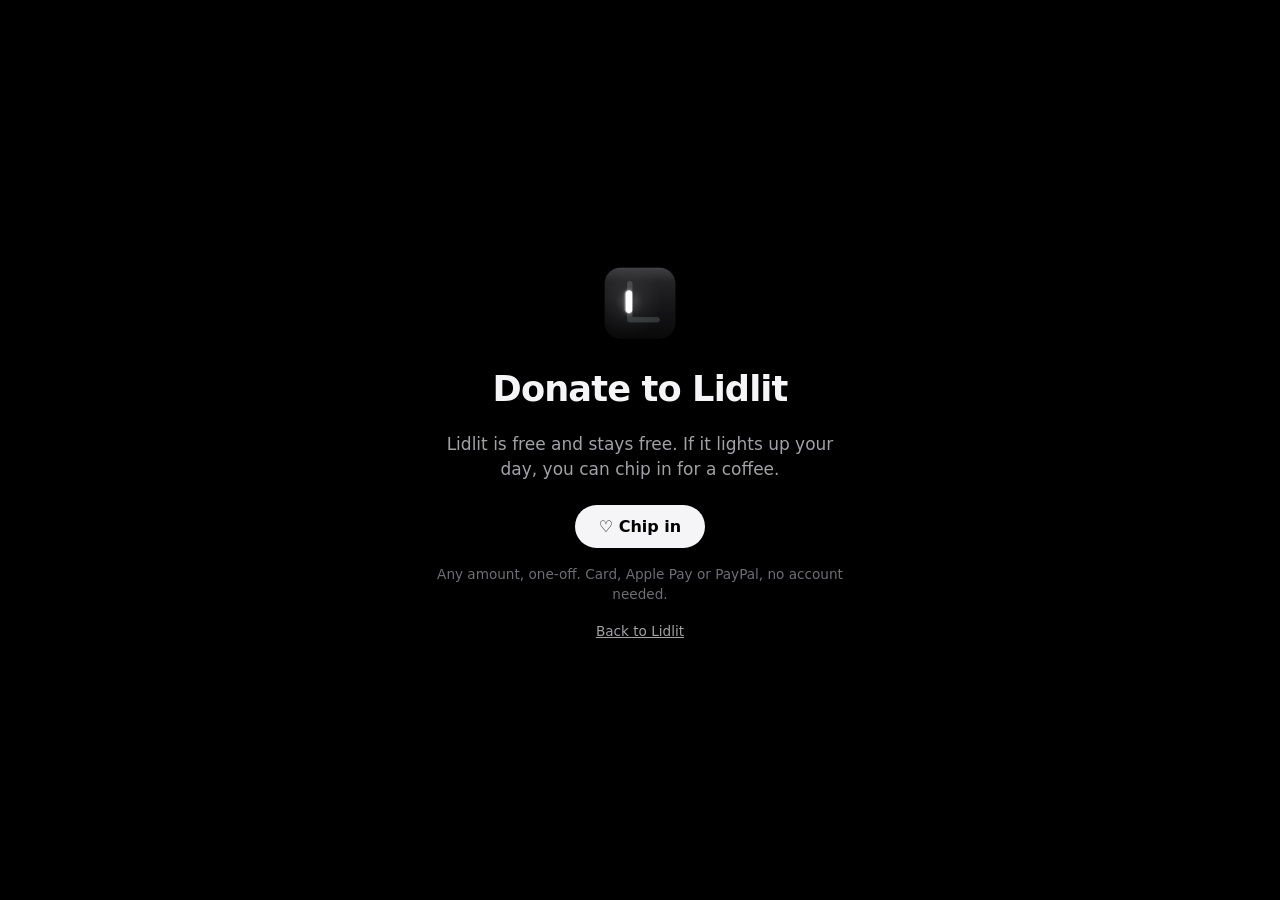
<file: support/index.html>
<!doctype html>
<html lang="en">
<head>
<meta charset="utf-8">
<meta name="viewport" content="width=device-width, initial-scale=1, viewport-fit=cover">
<title>Donate to Lidlit</title>
<meta name="description" content="Lidlit is free. If you like it, you can chip in with a one-off tip by card, Apple Pay or PayPal. No account needed.">
<link rel="canonical" href="https://lidlit.app/support/">
<meta property="og:type" content="website">
<meta property="og:site_name" content="Lidlit">
<meta property="og:url" content="https://lidlit.app/support/">
<meta property="og:title" content="Donate to Lidlit">
<meta property="og:description" content="Lidlit is free. If it lights up your day, you can chip in.">
<meta property="og:image" content="https://lidlit.app/img/og.png">
<meta name="twitter:card" content="summary_large_image">
<meta name="theme-color" content="#000000">
<link rel="icon" type="image/png" sizes="48x48" href="/img/favicon-48.png">
<link rel="apple-touch-icon" href="/apple-touch-icon.png">
<style>
:root { --ink: #f5f5f7; --ink-2: #a1a1a6; --ink-3: #6e6e73; --hair: rgba(255,255,255,.12);
  --font: -apple-system, BlinkMacSystemFont, "SF Pro Text", "Helvetica Neue", system-ui, sans-serif; color-scheme: dark; }
* { box-sizing: border-box; }
body { margin: 0; min-height: 100vh; background: #000; color: var(--ink); font: 400 17px/1.5 var(--font);
  display: grid; place-items: center; padding: 40px 20px; text-align: center; }
main { display: grid; justify-items: center; gap: 16px; max-width: 420px; }
h1 { margin: 0; font-size: 2.2rem; letter-spacing: -.025em; }
p { margin: 0; color: var(--ink-2); }
.btn { display: inline-flex; align-items: center; gap: 8px; border-radius: 999px; padding: 12px 24px; background: var(--ink); color: #000;
  font: 600 1rem var(--font); text-decoration: none; margin-top: 6px; }
.btn:hover { opacity: .85; }
.small { font-size: .85rem; color: var(--ink-3); }
.small a { color: var(--ink-2); }
:focus-visible { outline: 2px solid var(--ink); outline-offset: 3px; }
</style>
</head>
<body>
<main>
  <img src="/img/icon.png" alt="" width="88" height="88">
  <h1>Donate to Lidlit</h1>
  <p>Lidlit is free and stays free. If it lights up your day, you can chip in for a coffee.</p>
  <!-- The one place the donation link lives. The app and the site link here (lidlit.app/support). -->
  <a class="btn" id="give" href="https://ko-fi.com/lidlit" data-goatcounter-click="donate-kofi" rel="noopener">♡ Chip in</a>
  <p class="small">Any amount, one-off. Card, Apple Pay or PayPal, no account needed.</p>
  <p class="small"><a href="/">Back to Lidlit</a></p>
</main>
<!-- Visitor counts: GoatCounter, no cookies, no personal data. -->
<script data-goatcounter="https://lidlit.goatcounter.com/count" async src="https://gc.zgo.at/count.js"></script>
</body>
</html>
</file>
